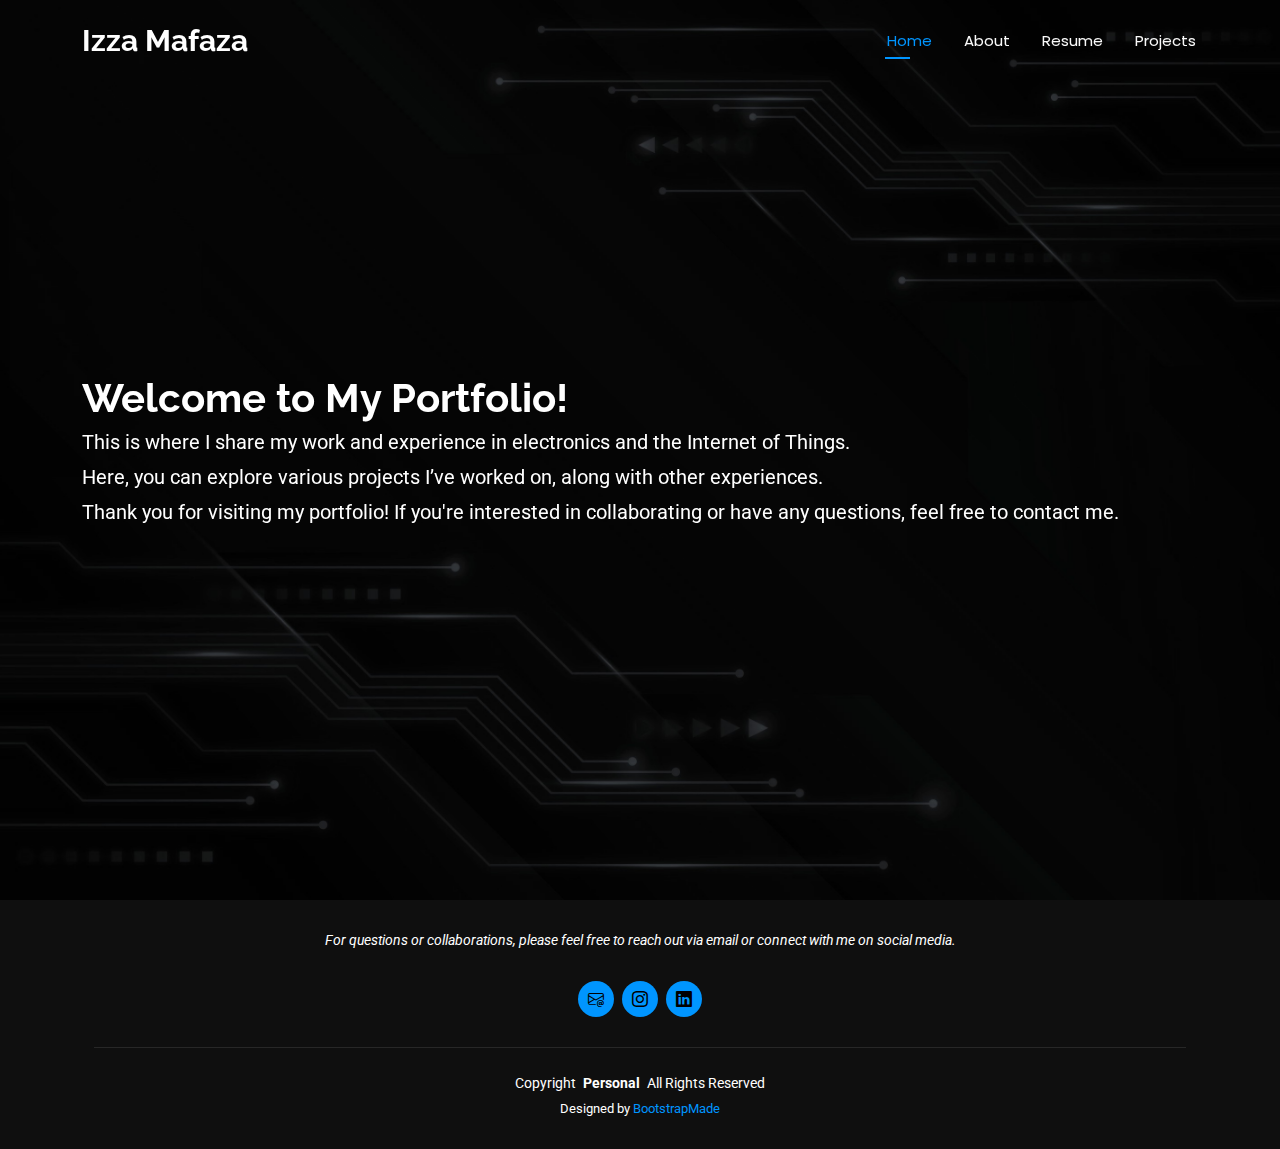
<file: index.html>
<!DOCTYPE html>
<html lang="en">

<head>
  <meta charset="utf-8">
  <meta content="width=device-width, initial-scale=1.0" name="viewport">
  <title>Portfolio Izza Mafaza</title>
  <meta name="description" content="">
  <meta name="keywords" content="">

  <!-- Favicons -->
  <link href="assets/img/favicon.png" rel="icon">

  <!-- Fonts -->
  <link href="https://fonts.googleapis.com" rel="preconnect">
  <link href="https://fonts.gstatic.com" rel="preconnect" crossorigin>
  <link href="https://fonts.googleapis.com/css2?family=Roboto:ital,wght@0,100;0,300;0,400;0,500;0,700;0,900;1,100;1,300;1,400;1,500;1,700;1,900&family=Poppins:ital,wght@0,100;0,200;0,300;0,400;0,500;0,600;0,700;0,800;0,900;1,100;1,200;1,300;1,400;1,500;1,600;1,700;1,800;1,900&family=Raleway:ital,wght@0,100;0,200;0,300;0,400;0,500;0,600;0,700;0,800;0,900;1,100;1,200;1,300;1,400;1,500;1,600;1,700;1,800;1,900&display=swap" rel="stylesheet">

  <!-- Vendor CSS Files -->
  <link href="assets/vendor/bootstrap/css/bootstrap.min.css" rel="stylesheet">
  <link href="assets/vendor/bootstrap-icons/bootstrap-icons.css" rel="stylesheet">
  <link href="assets/vendor/aos/aos.css" rel="stylesheet">
  <link href="assets/vendor/swiper/swiper-bundle.min.css" rel="stylesheet">
  <link href="assets/vendor/glightbox/css/glightbox.min.css" rel="stylesheet">

  <!-- Main CSS File -->
  <link href="assets/css/main.css" rel="stylesheet">

  <!-- =======================================================
  * Template Name: Personal
  * Template URL: https://bootstrapmade.com/personal-free-resume-bootstrap-template/
  * Updated: Nov 04 2024 with Bootstrap v5.3.3
  * Author: BootstrapMade.com
  * License: https://bootstrapmade.com/license/
  ======================================================== -->
</head>

<body class="index-page">

  <header id="header" class="header d-flex align-items-center fixed-top">
    <div class="container-fluid container-xl position-relative d-flex align-items-center justify-content-between">

      <a href="index.html" class="logo d-flex align-items-center">
        <!-- Uncomment the line below if you also wish to use an image logo -->
        <!-- <img src="assets/img/logo.png" alt=""> -->
        <h1 class="sitename">Izza Mafaza</h1>
      </a>

      <nav id="navmenu" class="navmenu">
        <ul>
          <li><a href="index.html" class="active">Home</a></li>
          <li><a href="about.html">About</a></li>
          <li><a href="resume.html">Resume</a></li>
          <li><a href="projects.html">Projects</a></li>
        </ul>
        <i class="mobile-nav-toggle d-xl-none bi bi-list"></i>
      </nav>

    </div>
  </header>

  <main class="main">

    <!-- Hero Section -->
    <section id="hero" class="hero section dark-background">

      <img src="assets/img/BG.jpg" alt="" data-aos="fade-in">

      <div class="container" data-aos="zoom-out" data-aos-delay="100">
        <h2 style="font-size: 40px;">Welcome to My Portfolio!</h2>
        <p style="font-size: 20px;">This is where I share my work and experience in electronics and the Internet of Things. 
        </p>
        <p style="font-size: 20px;">Here, you can explore various projects I’ve worked on, along with other experiences.
        </p>
        <p style="font-size: 20px;">Thank you for visiting my portfolio! If you're interested in collaborating or have any questions, feel free to contact me.</p>
      </div>

    </section><!-- /Hero Section -->

  </main>

  <footer id="footer" class="footer dark-background">
    <div class="container">
      <p>For questions or collaborations, please feel free to reach out via email or connect with me on social media.</p>
      <div class="social-links d-flex justify-content-center">
        <a href="mailto:izzamafaza@gmail.com"><i class="bi bi-envelope-at"></i></a>
        <a href="https://www.instagram.com/ez.mafaza/"><i class="bi bi-instagram"></i></a>
        <a href="https://www.linkedin.com/in/izza-mafaza/"><i class="bi bi-linkedin"></i></a>
      </div>
      <div class="container">
        <div class="copyright">
          <span>Copyright</span> <strong class="px-1 sitename">Personal</strong> <span>All Rights Reserved</span>
        </div>
        <div class="credits">
          <!-- All the links in the footer should remain intact. -->
          <!-- You can delete the links only if you've purchased the pro version. -->
          <!-- Licensing information: https://bootstrapmade.com/license/ -->
          <!-- Purchase the pro version with working PHP/AJAX contact form: [buy-url] -->
          Designed by <a href="https://bootstrapmade.com/">BootstrapMade</a>
        </div>
      </div>
    </div>
  </footer>

  <!-- Scroll Top -->
  <a href="#" id="scroll-top" class="scroll-top d-flex align-items-center justify-content-center"><i class="bi bi-arrow-up-short"></i></a>

  <!-- Preloader -->
  <div id="preloader"></div>

  <!-- Vendor JS Files -->
  <script src="assets/vendor/bootstrap/js/bootstrap.bundle.min.js"></script>
  <script src="assets/vendor/php-email-form/validate.js"></script>
  <script src="assets/vendor/aos/aos.js"></script>
  <script src="assets/vendor/typed.js/typed.umd.js"></script>
  <script src="assets/vendor/purecounter/purecounter_vanilla.js"></script>
  <script src="assets/vendor/waypoints/noframework.waypoints.js"></script>
  <script src="assets/vendor/swiper/swiper-bundle.min.js"></script>
  <script src="assets/vendor/glightbox/js/glightbox.min.js"></script>
  <script src="assets/vendor/imagesloaded/imagesloaded.pkgd.min.js"></script>
  <script src="assets/vendor/isotope-layout/isotope.pkgd.min.js"></script>

  <!-- Main JS File -->
  <script src="assets/js/main.js"></script>

</body>

</html>
</file>
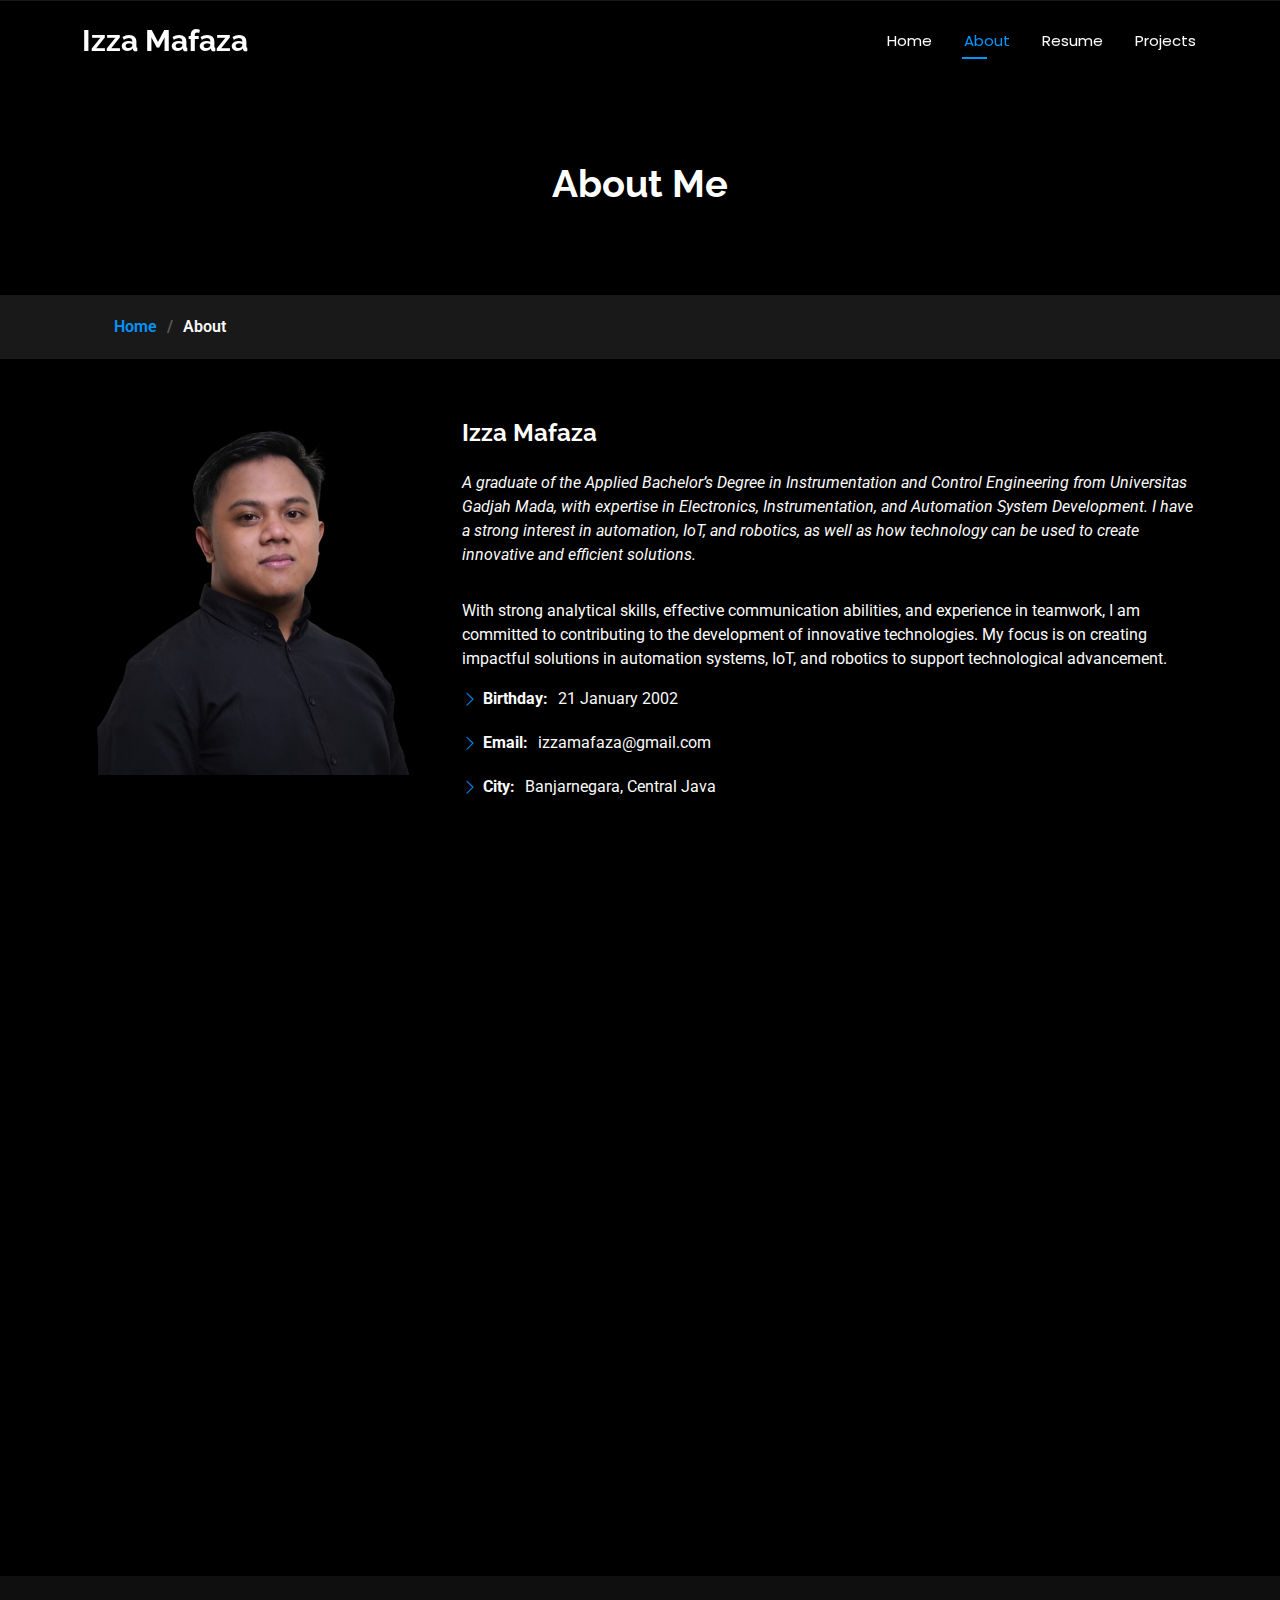
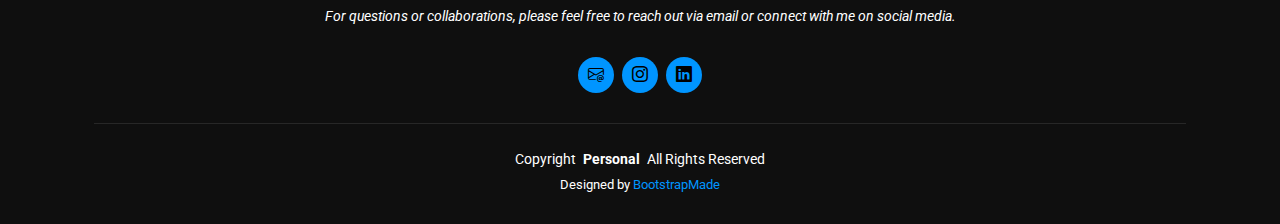
<file: about.html>
<!DOCTYPE html>
<html lang="en">

<head>
  <meta charset="utf-8">
  <meta content="width=device-width, initial-scale=1.0" name="viewport">
  <title>About Me - Portfolio Izza Mafaza</title>
  <meta name="description" content="">
  <meta name="keywords" content="">

  <!-- Favicons -->
  <link href="assets/img/favicon.png" rel="icon">

  <!-- Fonts -->
  <link href="https://fonts.googleapis.com" rel="preconnect">
  <link href="https://fonts.gstatic.com" rel="preconnect" crossorigin>
  <link href="https://fonts.googleapis.com/css2?family=Roboto:ital,wght@0,100;0,300;0,400;0,500;0,700;0,900;1,100;1,300;1,400;1,500;1,700;1,900&family=Poppins:ital,wght@0,100;0,200;0,300;0,400;0,500;0,600;0,700;0,800;0,900;1,100;1,200;1,300;1,400;1,500;1,600;1,700;1,800;1,900&family=Raleway:ital,wght@0,100;0,200;0,300;0,400;0,500;0,600;0,700;0,800;0,900;1,100;1,200;1,300;1,400;1,500;1,600;1,700;1,800;1,900&display=swap" rel="stylesheet">

  <!-- Vendor CSS Files -->
  <link href="assets/vendor/bootstrap/css/bootstrap.min.css" rel="stylesheet">
  <link href="assets/vendor/bootstrap-icons/bootstrap-icons.css" rel="stylesheet">
  <link href="assets/vendor/aos/aos.css" rel="stylesheet">
  <link href="assets/vendor/swiper/swiper-bundle.min.css" rel="stylesheet">
  <link href="assets/vendor/glightbox/css/glightbox.min.css" rel="stylesheet">

  <!-- Main CSS File -->
  <link href="assets/css/main.css" rel="stylesheet">

  <!-- =======================================================
  * Template Name: Personal
  * Template URL: https://bootstrapmade.com/personal-free-resume-bootstrap-template/
  * Updated: Nov 04 2024 with Bootstrap v5.3.3
  * Author: BootstrapMade.com
  * License: https://bootstrapmade.com/license/
  ======================================================== -->
</head>

<body class="about-page">

  <header id="header" class="header d-flex align-items-center fixed-top">
    <div class="container-fluid container-xl position-relative d-flex align-items-center justify-content-between">

      <a href="index.html" class="logo d-flex align-items-center">
        <!-- Uncomment the line below if you also wish to use an image logo -->
        <!-- <img src="assets/img/logo.png" alt=""> -->
        <h1 class="sitename">Izza Mafaza</h1>
      </a>

      <nav id="navmenu" class="navmenu">
        <ul>
          <li><a href="index.html">Home</a></li>
          <li><a href="about.html" class="active">About</a></li>
          <li><a href="resume.html">Resume</a></li>
          <li><a href="projects.html">Projects</a></li>
        </ul>
        <i class="mobile-nav-toggle d-xl-none bi bi-list"></i>
      </nav>

    </div>
  </header>

  <main class="main">

    <!-- Page Title -->
    <div class="page-title" data-aos="fade">
      <div class="heading">
        <div class="container">
          <div class="row d-flex justify-content-center text-center">
            <div class="col-lg-8">
              <h1>About Me</h1>
            </div>
          </div>
        </div>
      </div>
      <nav class="breadcrumbs">
        <div class="container">
          <ol>
            <li><a href="index.html">Home</a></li>
            <li class="current">About</li>
          </ol>
        </div>
      </nav>
    </div><!-- End Page Title -->

    <!-- About Section -->
    <section id="about" class="about section">

      <div class="container" data-aos="fade-up" data-aos-delay="100">

        <div class="row gy-4 justify-content-center">
          <div class="col-lg-4">
            <img src="assets/img/Izza Mafaza2.png" class="img-fluid" alt="">
          </div>
          <div class="col-lg-8 content">
            <h2>Izza Mafaza</h2>
            <p class="fst-italic py-3">
              A graduate of the Applied Bachelor’s Degree in Instrumentation and Control Engineering 
              from Universitas Gadjah Mada, with expertise in Electronics, Instrumentation, and Automation
              System Development. I have a strong interest in automation, IoT, and robotics, as well as 
              how technology can be used to create innovative and efficient solutions.
            </p>
            <p>
              With strong analytical skills, effective communication abilities, and experience in 
              teamwork, I am committed to contributing to the development of innovative technologies. 
              My focus is on creating impactful solutions in automation systems, IoT, and robotics to 
              support technological advancement.
            </p>
            <div class="row">
              <div class="col-lg-6">
                <ul>
                  <li><i class="bi bi-chevron-right"></i> <strong>Birthday:</strong> <span>21 January 2002</span></li>
                  <li><i class="bi bi-chevron-right"></i> <strong>Email:</strong> <span>izzamafaza@gmail.com</span></li>
                  <li><i class="bi bi-chevron-right"></i> <strong>City:</strong> <span>Banjarnegara, Central Java</span></li>
                </ul>
              </div>
            </div>
          </div>
        </div>

      </div>

    </section><!-- /About Section -->

    <!-- Skills Section -->
    <section id="skills" class="about section">

      <!-- Section Title -->
      <div class="container section-title" data-aos="fade-up">
        <h2>Skills</h2>
        <div><span>My</span> <span class="description-title">Skills</span></div>
      </div><!-- End Section Title -->
      
      <div class="container" data-aos="fade-up" data-aos-delay="100">

        <div class="row gy-4 justify-content-left">
          <div class="col-lg-8 content">
            <h2>Soft Skills</h2>
            <div class="row">
              <div class="col-lg-6">
                <ul>
                  <li><i class="bi bi-chevron-right"></i> <strong>Leadership</strong></li>
                  <li><i class="bi bi-chevron-right"></i> <strong>Problem Solving</strong></li>
                  <li><i class="bi bi-chevron-right"></i> <strong>Time and Project Management</strong> </li>
                  <li><i class="bi bi-chevron-right"></i> <strong>Teamwork</strong> </li>
                </ul>
              </div>
              <div class="col-lg-6">
                <ul>
                  <li><i class="bi bi-chevron-right"></i> <strong>Communication</strong></li>
                  <li><i class="bi bi-chevron-right"></i> <strong>Fast Learning Ability</strong></li>
                  <li><i class="bi bi-chevron-right"></i> <strong>Adaptability</strong></li>
                </ul>
              </div>
            </div>
          </div>
        </div>

      </div>

      <p><b></b></p>

      <div class="container" data-aos="fade-up" data-aos-delay="100">

        <div class="row gy-4 justify-content-left">
          <div class="col-lg-8 content">
            <h2>Hard Skills</h2>
            <div class="row">
              <div class="col-lg-6">
                <ul>
                  <li><i class="bi bi-chevron-right"></i> <strong>Electronics design (Schematics & PCB)</strong></li>
                  <li><i class="bi bi-chevron-right"></i> <strong>Electronic Troubleshooting</strong></li>
                  <li><i class="bi bi-chevron-right"></i> <strong>3D Design</strong> </li>
                  <li><i class="bi bi-chevron-right"></i> <strong>Wiring and Soldering Electronic Components</strong> </li>
                </ul>
              </div>
              <div class="col-lg-6">
                <ul>
                  <li><i class="bi bi-chevron-right"></i> <strong>Wiring and PLC Programming (Omron)</strong></li>
                  <li><i class="bi bi-chevron-right"></i> <strong>C/C++ Language Programming</strong></li>
                  <li><i class="bi bi-chevron-right"></i> <strong>Internet of Things (ESP32, MQTT, HTTP, GSM, GPS, WiFi)</strong></li>
                  <li><i class="bi bi-chevron-right"></i> <strong>Web Programming (HTML, CSS, JavaScript)</strong></li>
                </ul>
              </div>
            </div>
          </div>
        </div>

      </div>

    </section><!-- /Skills Section -->

  </main>

  <footer id="footer" class="footer dark-background">
    <div class="container">
      <p>For questions or collaborations, please feel free to reach out via email or connect with me on social media.</p>
      <div class="social-links d-flex justify-content-center">
        <a href="mailto:izzamafaza@gmail.com"><i class="bi bi-envelope-at"></i></a>
        <a href="https://www.instagram.com/ez.mafaza/"><i class="bi bi-instagram"></i></a>
        <a href="https://www.linkedin.com/in/izza-mafaza/"><i class="bi bi-linkedin"></i></a>
      </div>
      <div class="container">
        <div class="copyright">
          <span>Copyright</span> <strong class="px-1 sitename">Personal</strong> <span>All Rights Reserved</span>
        </div>
        <div class="credits">
          <!-- All the links in the footer should remain intact. -->
          <!-- You can delete the links only if you've purchased the pro version. -->
          <!-- Licensing information: https://bootstrapmade.com/license/ -->
          <!-- Purchase the pro version with working PHP/AJAX contact form: [buy-url] -->
          Designed by <a href="https://bootstrapmade.com/">BootstrapMade</a>
        </div>
      </div>
    </div>
  </footer>

  <!-- Scroll Top -->
  <a href="#" id="scroll-top" class="scroll-top d-flex align-items-center justify-content-center"><i class="bi bi-arrow-up-short"></i></a>

  <!-- Preloader -->
  <div id="preloader"></div>

  <!-- Vendor JS Files -->
  <script src="assets/vendor/bootstrap/js/bootstrap.bundle.min.js"></script>
  <script src="assets/vendor/php-email-form/validate.js"></script>
  <script src="assets/vendor/aos/aos.js"></script>
  <script src="assets/vendor/typed.js/typed.umd.js"></script>
  <script src="assets/vendor/purecounter/purecounter_vanilla.js"></script>
  <script src="assets/vendor/waypoints/noframework.waypoints.js"></script>
  <script src="assets/vendor/swiper/swiper-bundle.min.js"></script>
  <script src="assets/vendor/glightbox/js/glightbox.min.js"></script>
  <script src="assets/vendor/imagesloaded/imagesloaded.pkgd.min.js"></script>
  <script src="assets/vendor/isotope-layout/isotope.pkgd.min.js"></script>

  <!-- Main JS File -->
  <script src="assets/js/main.js"></script>

</body>

</html>
</file>
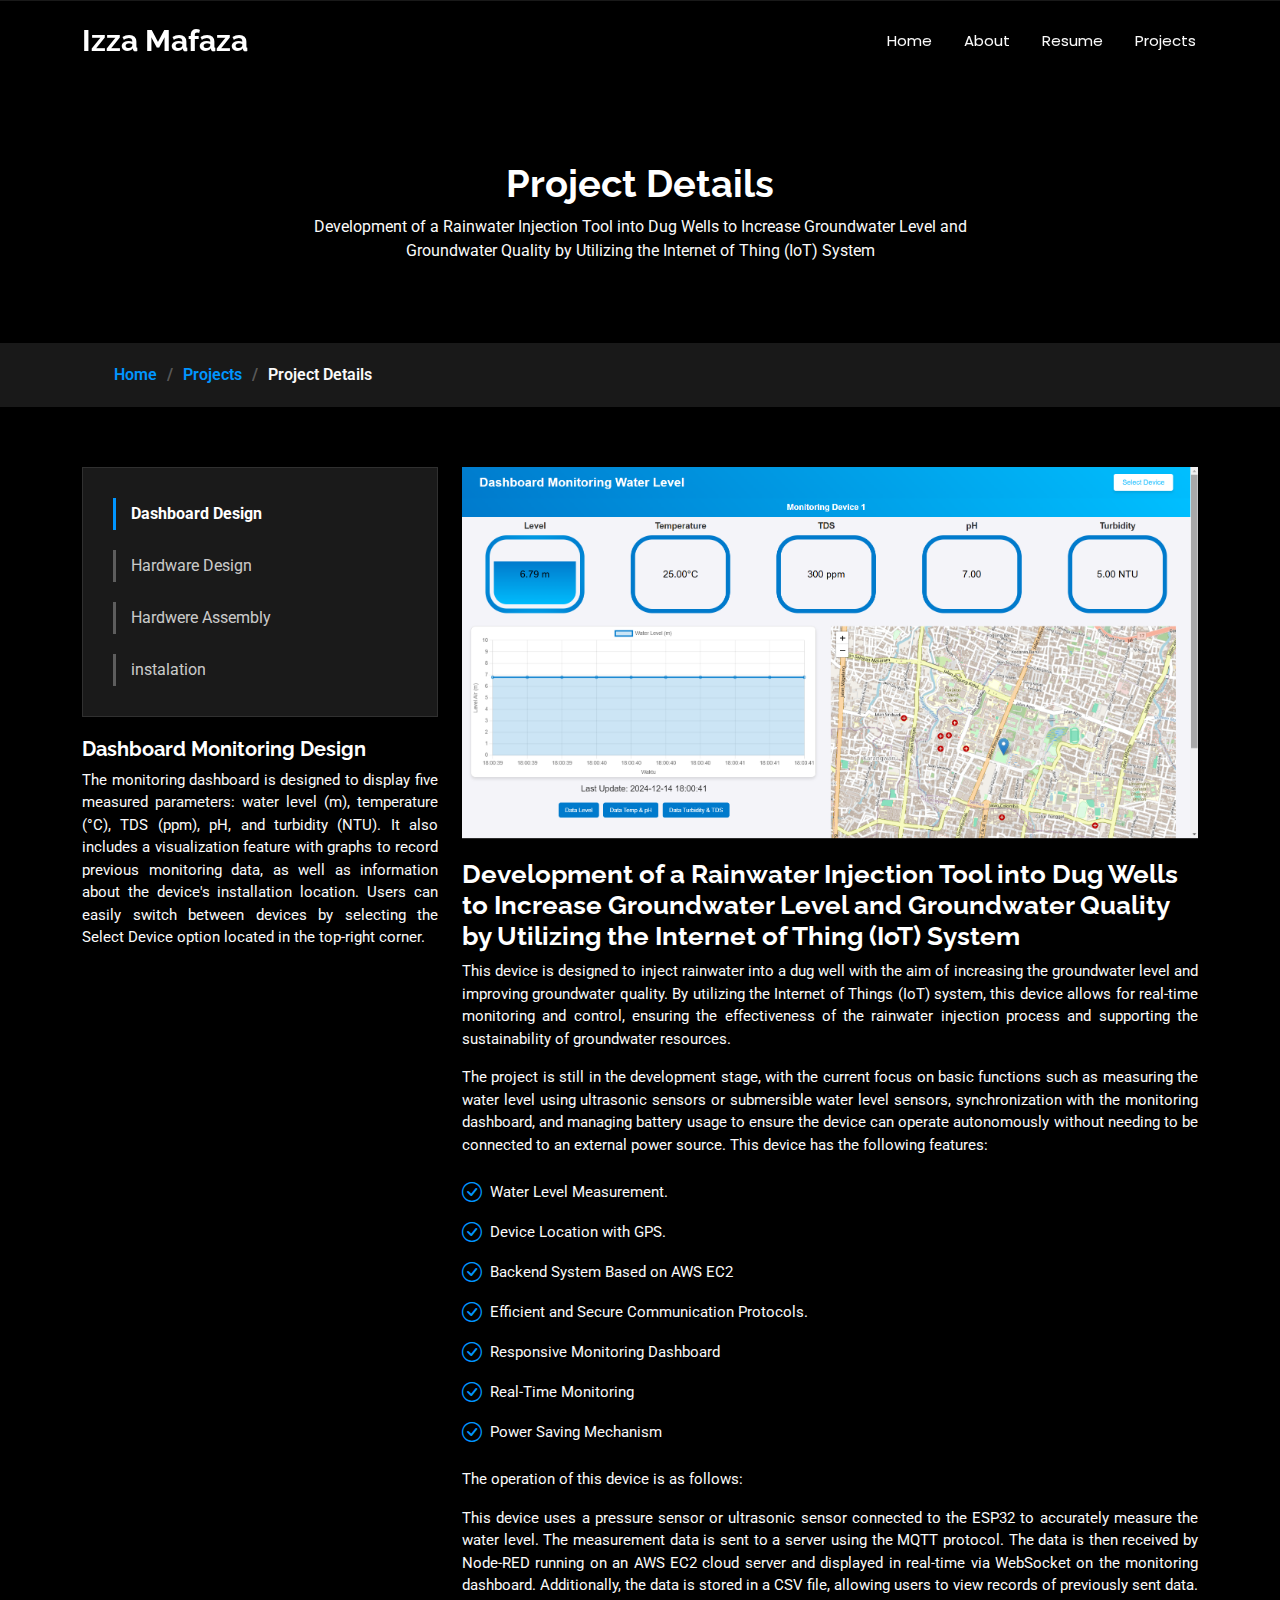
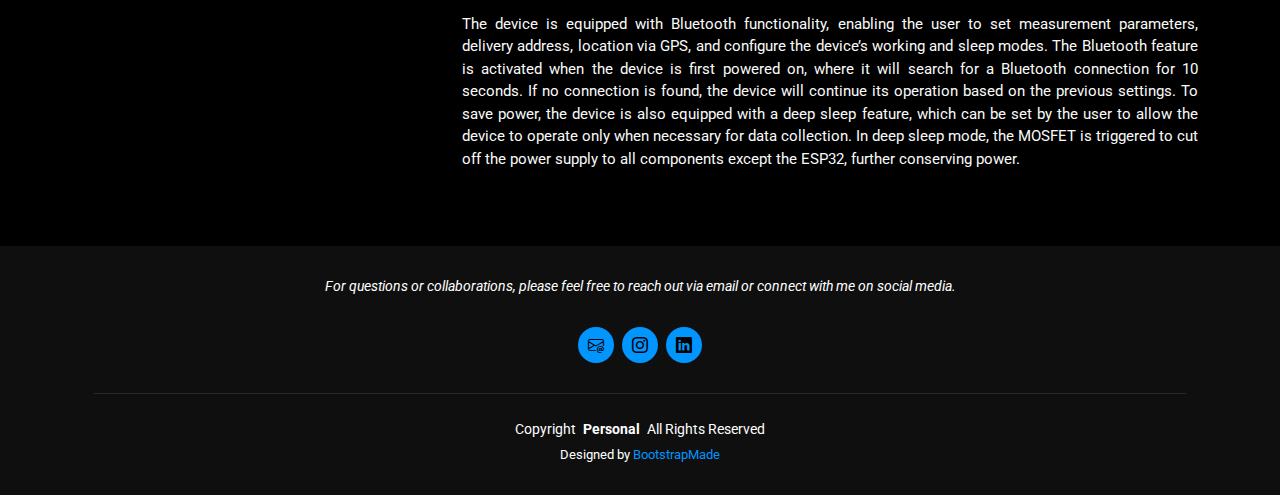
<file: project-no1.html>
<!DOCTYPE html>
<html lang="en">

<head>
  <meta charset="utf-8">
  <meta content="width=device-width, initial-scale=1.0" name="viewport">
  <title>Project Details - Portfolio Izza Mafaza</title>
  <meta name="description" content="">
  <meta name="keywords" content="">

  <!-- Favicons -->
  <link href="assets/img/favicon.png" rel="icon">

  <!-- Fonts -->
  <link href="https://fonts.googleapis.com" rel="preconnect">
  <link href="https://fonts.gstatic.com" rel="preconnect" crossorigin>
  <link href="https://fonts.googleapis.com/css2?family=Roboto:ital,wght@0,100;0,300;0,400;0,500;0,700;0,900;1,100;1,300;1,400;1,500;1,700;1,900&family=Poppins:ital,wght@0,100;0,200;0,300;0,400;0,500;0,600;0,700;0,800;0,900;1,100;1,200;1,300;1,400;1,500;1,600;1,700;1,800;1,900&family=Raleway:ital,wght@0,100;0,200;0,300;0,400;0,500;0,600;0,700;0,800;0,900;1,100;1,200;1,300;1,400;1,500;1,600;1,700;1,800;1,900&display=swap" rel="stylesheet">

  <!-- Vendor CSS Files -->
  <link href="assets/vendor/bootstrap/css/bootstrap.min.css" rel="stylesheet">
  <link href="assets/vendor/bootstrap-icons/bootstrap-icons.css" rel="stylesheet">
  <link href="assets/vendor/aos/aos.css" rel="stylesheet">
  <link href="assets/vendor/swiper/swiper-bundle.min.css" rel="stylesheet">
  <link href="assets/vendor/glightbox/css/glightbox.min.css" rel="stylesheet">

  <!-- Main CSS File -->
  <link href="assets/css/main.css" rel="stylesheet">

  <!-- =======================================================
  * Template Name: Personal
  * Template URL: https://bootstrapmade.com/personal-free-resume-bootstrap-template/
  * Updated: Nov 04 2024 with Bootstrap v5.3.3
  * Author: BootstrapMade.com
  * License: https://bootstrapmade.com/license/
  ======================================================== -->
</head>

<body class="service-details-page">

  <header id="header" class="header d-flex align-items-center fixed-top">
    <div class="container-fluid container-xl position-relative d-flex align-items-center justify-content-between">

      <a href="index.html" class="logo d-flex align-items-center">
        <!-- Uncomment the line below if you also wish to use an image logo -->
        <!-- <img src="assets/img/logo.png" alt=""> -->
        <h1 class="sitename">Izza Mafaza</h1>
      </a>

      <nav id="navmenu" class="navmenu">
        <ul>
          <li><a href="index.html">Home</a></li>
          <li><a href="about.html">About</a></li>
          <li><a href="resume.html">Resume</a></li>
          <li><a href="projects.html">Projects</a></li>
        </ul>
        <i class="mobile-nav-toggle d-xl-none bi bi-list"></i>
      </nav>

    </div>
  </header>

  <main class="main">

    <!-- Page Title -->
    <div class="page-title" data-aos="fade">
      <div class="heading">
        <div class="container">
          <div class="row d-flex justify-content-center text-center">
            <div class="col-lg-8">
              <h1>Project Details</h1>
              <p class="mb-0">Development of a Rainwater Injection Tool into Dug Wells to Increase Groundwater Level and Groundwater Quality by Utilizing the Internet of Thing (IoT) System</p>
            </div>
          </div>
        </div>
      </div>
      <nav class="breadcrumbs">
        <div class="container">
          <ol>
            <li><a href="index.html">Home</a></li>
            <li><a href="projects.html">Projects</a></li>
            <li class="current">Project Details</li>
          </ol>
        </div>
      </nav>
    </div><!-- End Page Title -->

    <!-- Service Details Section -->
    <section id="service-details" class="service-details section">
      <div class="container">
        <div class="row gy-4">
          <div class="col-lg-4" data-aos="fade-up" data-aos-delay="100">
            <div class="services-list">
              <a href="#" id="service-dashboard" class="active">Dashboard Design</a>
              <a href="#" id="service-design">Hardware Design</a>
              <a href="#" id="service-product">Hardwere Assembly</a>
              <a href="#" id="service-instalation">instalation</a>
            </div>

            <div id="title-dashboard" class="service-title">
              <h4>Dashboard Monitoring Design</h4>
              <p class="justify-text">The monitoring dashboard is designed to display five measured parameters: water level (m), temperature (°C), TDS (ppm), pH, and turbidity (NTU). It also includes a visualization feature with graphs to record previous monitoring data, as well as information about the device's installation location. Users can easily switch between devices by selecting the Select Device option located in the top-right corner.</p>
            </div>
            <div id="title-design" class="service-title" style="display: none;">
              <h4>Hardware (PCB) Design</h4>
              <p class="justify-text">The electronic PCB design for this device was created using KiCad software. The device uses the ESP32 WROOM microcontroller as the main system controller. Additionally, a GPS module is included to determine the device's installation location, while a GSM module is used to transmit measurement data to the dashboard without requiring a Wi-Fi connection. The PCB design is built to support the use of two types of sensors: an ultrasonic sensor and a pressure sensor (submersible water level sensor), each capable of accurately measuring water surface levels.</p>
            </div>
            <div id="title-product" class="service-title" style="display: none;">
              <h4>Hardware Assembly</h4>
              <p class="justify-text">This is the result of the wiring for the electronic circuit. The device with the larger box is used for the water pressure sensor (submersible water level sensor), while the device with the smaller box is used for the ultrasonic sensor.</p>
            </div>
            <div id="title-instalation" class="service-title" style="display: none;">
              <h4>Installation in The Well</h4>
              <p class="justify-text">This is an example of installation using a water pressure sensor (submersible water level sensor). The sensor will be submerged to the bottom of the well, while the other device will be placed on top, outside the well.</p>
            </div>

          </div>

          <div class="col-lg-8" data-aos="fade-up" data-aos-delay="200">
            <div id="content-dashboard" class="service-content">
              <img src="assets/img/portfolio/pro-1.png" alt="Dashboard Design" class="img-fluid services-img">
            </div>
            <div id="content-design" class="service-content" style="display: none;">
              <img src="assets/img/portfolio/design.png.jpg" alt="Hardware Design" class="img-fluid services-img">
            </div>
            <div id="content-product" class="service-content" style="display: none;">
              <img src="assets/img/portfolio/assembly.jpg" alt="Product Management" class="img-fluid services-img">
            </div>
            <div id="content-instalation" class="service-content" style="display: none;">
              <img src="assets/img/portfolio/Instal.jpg" alt="Graphic Design" class="img-fluid services-img">
            </div>

            <h3>Development of a Rainwater Injection Tool into Dug Wells to Increase Groundwater Level and Groundwater Quality by Utilizing the Internet of Thing (IoT) System</h3>
            <p class="justify-text">
              This device is designed to inject rainwater into a dug well with the aim of increasing the groundwater level and improving groundwater quality. By utilizing the Internet of Things (IoT) system, this device allows for real-time monitoring and control, ensuring the effectiveness of the rainwater injection process and supporting the sustainability of groundwater resources.
            </p>
            <p class="justify-text">
              The project is still in the development stage, with the current focus on basic functions such as measuring the water level using ultrasonic sensors or submersible water level sensors, synchronization with the monitoring dashboard, and managing battery usage to ensure the device can operate autonomously without needing to be connected to an external power source.
              This device has the following features:
            </p>
            <ul>
              <li><i class="bi bi-check-circle"></i> <span>Water Level Measurement.</span></li>
              <li><i class="bi bi-check-circle"></i> <span>Device Location with GPS.</span></li>
              <li><i class="bi bi-check-circle"></i> <span>Backend System Based on AWS EC2</span></li>
              <li><i class="bi bi-check-circle"></i> <span>Efficient and Secure Communication Protocols.</span></li>
              <li><i class="bi bi-check-circle"></i> <span>Responsive Monitoring Dashboard</span></li>
              <li><i class="bi bi-check-circle"></i> <span>Real-Time Monitoring</span></li>
              <li><i class="bi bi-check-circle"></i> <span>Power Saving Mechanism</span></li>
              
            </ul>
            <p class="justify-text">
              The operation of this device is as follows:
            </p>
            <p class="justify-text">
              This device uses a pressure sensor or ultrasonic sensor connected to the ESP32 to accurately measure the water level. The measurement data is sent to a server using the MQTT protocol. The data is then received by Node-RED running on an AWS EC2 cloud server and displayed in real-time via WebSocket on the monitoring dashboard. Additionally, the data is stored in a CSV file, allowing users to view records of previously sent data.
            </p>
            <p class="justify-text">
              The device is equipped with Bluetooth functionality, enabling the user to set measurement parameters, delivery address, location via GPS, and configure the device’s working and sleep modes. The Bluetooth feature is activated when the device is first powered on, where it will search for a Bluetooth connection for 10 seconds. If no connection is found, the device will continue its operation based on the previous settings. To save power, the device is also equipped with a deep sleep feature, which can be set by the user to allow the device to operate only when necessary for data collection. In deep sleep mode, the MOSFET is triggered to cut off the power supply to all components except the ESP32, further conserving power.
            </p>
          </div>

        </div>

      </div>

    </section><!-- /Service Details Section -->

  </main>

  <footer id="footer" class="footer dark-background">
    <div class="container">
      <p>For questions or collaborations, please feel free to reach out via email or connect with me on social media.</p>
      <div class="social-links d-flex justify-content-center">
        <a href="mailto:izzamafaza@gmail.com"><i class="bi bi-envelope-at"></i></a>
        <a href="https://www.instagram.com/ez.mafaza/"><i class="bi bi-instagram"></i></a>
        <a href="https://www.linkedin.com/in/izza-mafaza/"><i class="bi bi-linkedin"></i></a>
      </div>
      <div class="container">
        <div class="copyright">
          <span>Copyright</span> <strong class="px-1 sitename">Personal</strong> <span>All Rights Reserved</span>
        </div>
        <div class="credits">
          <!-- All the links in the footer should remain intact. -->
          <!-- You can delete the links only if you've purchased the pro version. -->
          <!-- Licensing information: https://bootstrapmade.com/license/ -->
          <!-- Purchase the pro version with working PHP/AJAX contact form: [buy-url] -->
          Designed by <a href="https://bootstrapmade.com/">BootstrapMade</a>
        </div>
      </div>
    </div>
  </footer>

  <!-- Scroll Top -->
  <a href="#" id="scroll-top" class="scroll-top d-flex align-items-center justify-content-center"><i class="bi bi-arrow-up-short"></i></a>

  <!-- Preloader -->
  <div id="preloader"></div>

  <!-- Vendor JS Files -->
  <script src="assets/vendor/bootstrap/js/bootstrap.bundle.min.js"></script>
  <script src="assets/vendor/php-email-form/validate.js"></script>
  <script src="assets/vendor/aos/aos.js"></script>
  <script src="assets/vendor/typed.js/typed.umd.js"></script>
  <script src="assets/vendor/purecounter/purecounter_vanilla.js"></script>
  <script src="assets/vendor/waypoints/noframework.waypoints.js"></script>
  <script src="assets/vendor/swiper/swiper-bundle.min.js"></script>
  <script src="assets/vendor/glightbox/js/glightbox.min.js"></script>
  <script src="assets/vendor/imagesloaded/imagesloaded.pkgd.min.js"></script>
  <script src="assets/vendor/isotope-layout/isotope.pkgd.min.js"></script>

  <!-- Main JS File -->
  <script src="assets/js/main.js"></script>

</body>

</html>
</file>
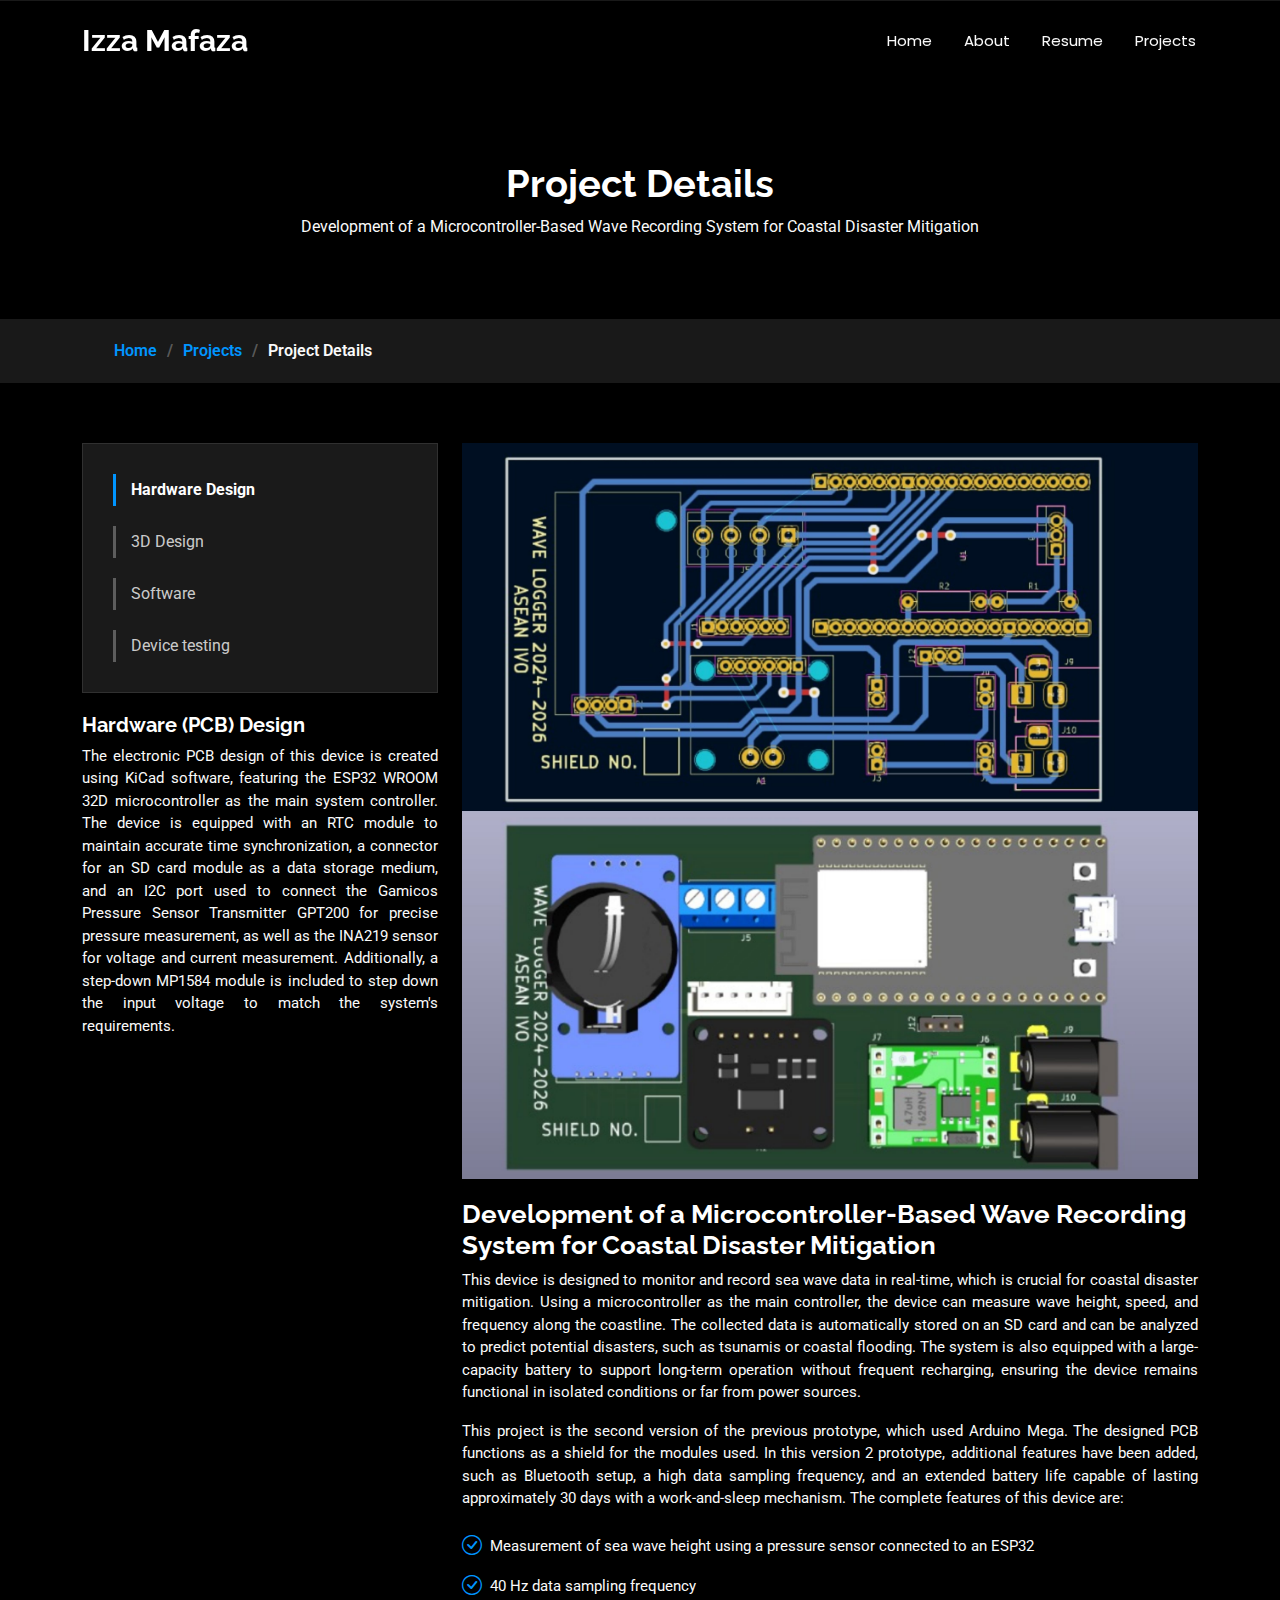
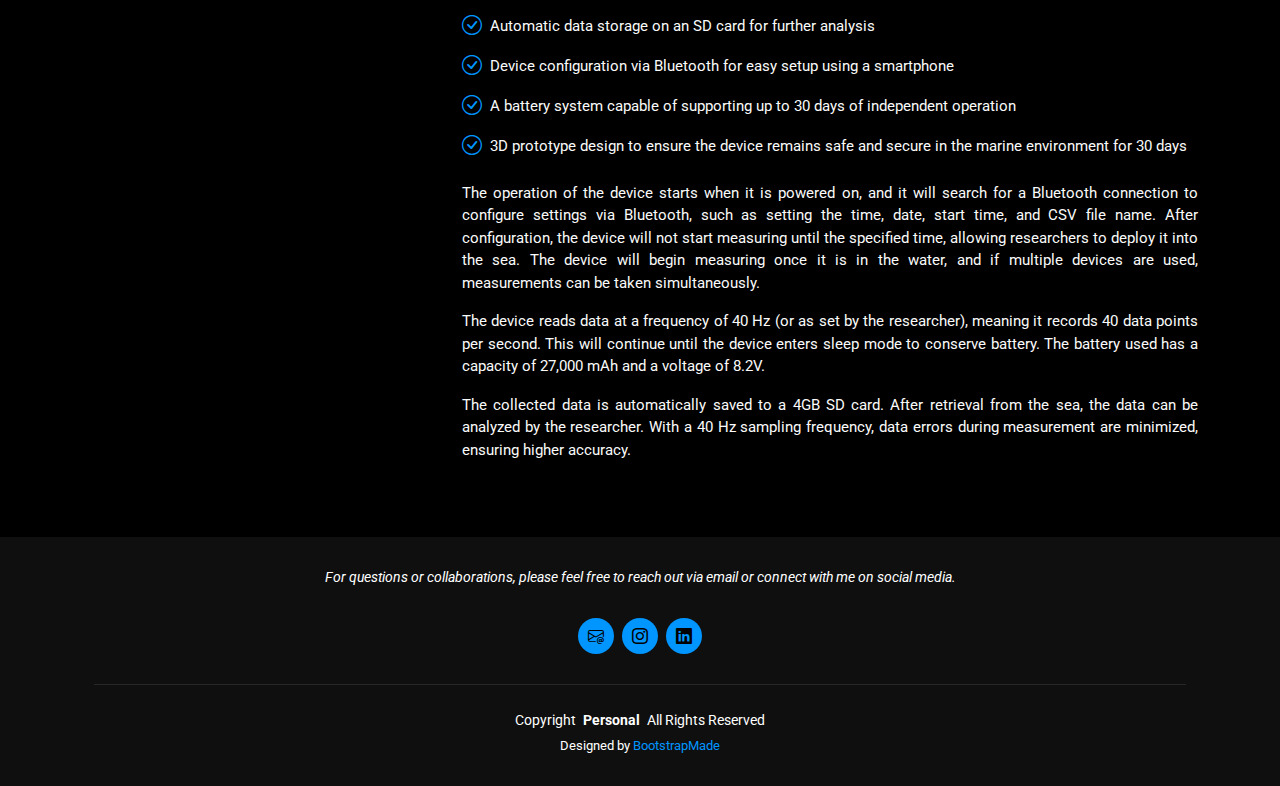
<file: project-no2.html>
<!DOCTYPE html>
<html lang="en">

<head>
  <meta charset="utf-8">
  <meta content="width=device-width, initial-scale=1.0" name="viewport">
  <title>Project Details - Portfolio Izza Mafaza</title>
  <meta name="description" content="">
  <meta name="keywords" content="">

  <!-- Favicons -->
  <link href="assets/img/favicon.png" rel="icon">

  <!-- Fonts -->
  <link href="https://fonts.googleapis.com" rel="preconnect">
  <link href="https://fonts.gstatic.com" rel="preconnect" crossorigin>
  <link href="https://fonts.googleapis.com/css2?family=Roboto:ital,wght@0,100;0,300;0,400;0,500;0,700;0,900;1,100;1,300;1,400;1,500;1,700;1,900&family=Poppins:ital,wght@0,100;0,200;0,300;0,400;0,500;0,600;0,700;0,800;0,900;1,100;1,200;1,300;1,400;1,500;1,600;1,700;1,800;1,900&family=Raleway:ital,wght@0,100;0,200;0,300;0,400;0,500;0,600;0,700;0,800;0,900;1,100;1,200;1,300;1,400;1,500;1,600;1,700;1,800;1,900&display=swap" rel="stylesheet">

  <!-- Vendor CSS Files -->
  <link href="assets/vendor/bootstrap/css/bootstrap.min.css" rel="stylesheet">
  <link href="assets/vendor/bootstrap-icons/bootstrap-icons.css" rel="stylesheet">
  <link href="assets/vendor/aos/aos.css" rel="stylesheet">
  <link href="assets/vendor/swiper/swiper-bundle.min.css" rel="stylesheet">
  <link href="assets/vendor/glightbox/css/glightbox.min.css" rel="stylesheet">

  <!-- Main CSS File -->
  <link href="assets/css/main.css" rel="stylesheet">

  <!-- =======================================================
  * Template Name: Personal
  * Template URL: https://bootstrapmade.com/personal-free-resume-bootstrap-template/
  * Updated: Nov 04 2024 with Bootstrap v5.3.3
  * Author: BootstrapMade.com
  * License: https://bootstrapmade.com/license/
  ======================================================== -->
</head>

<body class="service-details-page">

  <header id="header" class="header d-flex align-items-center fixed-top">
    <div class="container-fluid container-xl position-relative d-flex align-items-center justify-content-between">

      <a href="index.html" class="logo d-flex align-items-center">
        <!-- Uncomment the line below if you also wish to use an image logo -->
        <!-- <img src="assets/img/logo.png" alt=""> -->
        <h1 class="sitename">Izza Mafaza</h1>
      </a>

      <nav id="navmenu" class="navmenu">
        <ul>
          <li><a href="index.html">Home</a></li>
          <li><a href="about.html">About</a></li>
          <li><a href="resume.html">Resume</a></li>
          <li><a href="projects.html">Projects</a></li>
        </ul>
        <i class="mobile-nav-toggle d-xl-none bi bi-list"></i>
      </nav>

    </div>
  </header>

  <main class="main">

    <!-- Page Title -->
    <div class="page-title" data-aos="fade">
      <div class="heading">
        <div class="container">
          <div class="row d-flex justify-content-center text-center">
            <div class="col-lg-8">
              <h1>Project Details</h1>
              <p class="mb-0">Development of a Microcontroller-Based Wave Recording System for Coastal Disaster Mitigation</p>
            </div>
          </div>
        </div>
      </div>
      <nav class="breadcrumbs">
        <div class="container">
          <ol>
            <li><a href="index.html">Home</a></li>
            <li><a href="projects.html">Projects</a></li>
            <li class="current">Project Details</li>
          </ol>
        </div>
      </nav>
    </div><!-- End Page Title -->

    <!-- Service Details Section -->
    <section id="service-details" class="service-details section">
      <div class="container">
        <div class="row gy-4">
          <div class="col-lg-4" data-aos="fade-up" data-aos-delay="100">
            <div class="services-list">
              <a href="#" id="service-design" class="active">Hardware Design</a>
              <a href="#" id="service-3d">3D Design</a>
              <a href="#" id="service-software">Software</a>
              <a href="#" id="service-testing">Device testing</a>

            </div>

            <div id="title-design" class="service-title">
              <h4>Hardware (PCB) Design</h4>
              <p class="justify-text">The electronic PCB design of this device is created using KiCad software, featuring the ESP32 WROOM 32D microcontroller as the main system controller. The device is equipped with an RTC module to maintain accurate time synchronization, a connector for an SD card module as a data storage medium, and an I2C port used to connect the Gamicos Pressure Sensor Transmitter GPT200 for precise pressure measurement, as well as the INA219 sensor for voltage and current measurement. Additionally, a step-down MP1584 module is included to step down the input voltage to match the system's requirements.</p>
            </div>
            <div id="title-3d" class="service-title" style="display: none;">
              <h4>3D Design</h4>
              <p class="justify-text">This is a 3D design for the inner and outer casing of the device. The casing is designed to withstand prolonged exposure to seawater during wave data collection. The inner casing serves to protect and secure the board and battery in place, while the outer casing provides protection for all components from seawater.</p>
            </div>
            <div id="title-software" class="service-title" style="display: none;">
              <h4>Bluetooth Setup</h4>
              <p class="justify-text">This is the display of the Serial Bluetooth software during the device setup before operation. The available settings include: configuring the time and date, setting the data collection frequency, specifying the start time and date for data collection after the device is powered on, setting the operational and sleep duration, and naming the CSV file for saving data to the SD card.</p>
            </div>
            <div id="title-testing" class="service-title" style="display: none;">
              <h4>Device testing</h4>
              <p class="justify-text">
                The testing process of this device is conducted through a simulation using a wave flume, where a glass tank generates waves with a height that can be adjusted by the tester. During this process, the device and sensors are tested for data accuracy, which is then verified with a standard sensor.</p>
            </div>

          </div>

          <div class="col-lg-8" data-aos="fade-up" data-aos-delay="200">
            <div id="content-design" class="service-content">
              <img src="assets/img/portfolio/design-2.jpg" alt="Dashboard Design" class="img-fluid services-img">
            </div>
            <div id="content-3d" class="service-content" style="display: none;">
              <img src="assets/img/portfolio/3D.jpg" alt="Product Management" class="img-fluid services-img">
            </div>
            <div id="content-software" class="service-content" style="display: none;">
              <img src="assets/img/portfolio/blue-1.jpg" alt="Graphic Design" class="img-fluid services-img">
            </div>
            <div id="content-testing" class="service-content" style="display: none;">
              <img src="assets/img/portfolio/testing.jpg" alt="Graphic Design" class="img-fluid services-img">
            </div>

            <h3>Development of a Microcontroller-Based Wave Recording System for Coastal Disaster Mitigation</h3>
            <p class="justify-text">
              This device is designed to monitor and record sea wave data in real-time, which is crucial for coastal disaster mitigation. Using a microcontroller as the main controller, the device can measure wave height, speed, and frequency along the coastline. The collected data is automatically stored on an SD card and can be analyzed to predict potential disasters, such as tsunamis or coastal flooding. The system is also equipped with a large-capacity battery to support long-term operation without frequent recharging, ensuring the device remains functional in isolated conditions or far from power sources.
            </p>
            <p class="justify-text">
              This project is the second version of the previous prototype, which used Arduino Mega. The designed PCB functions as a shield for the modules used. In this version 2 prototype, additional features have been added, such as Bluetooth setup, a high data sampling frequency, and an extended battery life capable of lasting approximately 30 days with a work-and-sleep mechanism. 
              The complete features of this device are:
            </p>
            <ul>
              <li><i class="bi bi-check-circle"></i> <span>Measurement of sea wave height using a pressure sensor connected to an ESP32</span></li>
              <li><i class="bi bi-check-circle"></i> <span>40 Hz data sampling frequency</span></li>
              <li><i class="bi bi-check-circle"></i> <span>Automatic data storage on an SD card for further analysis</span></li>
              <li><i class="bi bi-check-circle"></i> <span>Device configuration via Bluetooth for easy setup using a smartphone</span></li>
              <li><i class="bi bi-check-circle"></i> <span>A battery system capable of supporting up to 30 days of independent operation</span></li>
              <li><i class="bi bi-check-circle"></i> <span>3D prototype design to ensure the device remains safe and secure in the marine environment for 30 days</span></li>
              
            </ul>
            <p class="justify-text">
              The operation of the device starts when it is powered on, and it will search for a Bluetooth connection to configure settings via Bluetooth, such as setting the time, date, start time, and CSV file name. After configuration, the device will not start measuring until the specified time, allowing researchers to deploy it into the sea. The device will begin measuring once it is in the water, and if multiple devices are used, measurements can be taken simultaneously.
            </p>
            <p class="justify-text">
              The device reads data at a frequency of 40 Hz (or as set by the researcher), meaning it records 40 data points per second. This will continue until the device enters sleep mode to conserve battery. The battery used has a capacity of 27,000 mAh and a voltage of 8.2V.
            </p>
            <p class="justify-text">
              The collected data is automatically saved to a 4GB SD card. After retrieval from the sea, the data can be analyzed by the researcher. With a 40 Hz sampling frequency, data errors during measurement are minimized, ensuring higher accuracy.
            </p>
          </div>

        </div>

      </div>

    </section><!-- /Service Details Section -->

  </main>

  <footer id="footer" class="footer dark-background">
    <div class="container">
      <p>For questions or collaborations, please feel free to reach out via email or connect with me on social media.</p>
      <div class="social-links d-flex justify-content-center">
        <a href="mailto:izzamafaza@gmail.com"><i class="bi bi-envelope-at"></i></a>
        <a href="https://www.instagram.com/ez.mafaza/"><i class="bi bi-instagram"></i></a>
        <a href="https://www.linkedin.com/in/izza-mafaza/"><i class="bi bi-linkedin"></i></a>
      </div>
      <div class="container">
        <div class="copyright">
          <span>Copyright</span> <strong class="px-1 sitename">Personal</strong> <span>All Rights Reserved</span>
        </div>
        <div class="credits">
          <!-- All the links in the footer should remain intact. -->
          <!-- You can delete the links only if you've purchased the pro version. -->
          <!-- Licensing information: https://bootstrapmade.com/license/ -->
          <!-- Purchase the pro version with working PHP/AJAX contact form: [buy-url] -->
          Designed by <a href="https://bootstrapmade.com/">BootstrapMade</a>
        </div>
      </div>
    </div>
  </footer>

  <!-- Scroll Top -->
  <a href="#" id="scroll-top" class="scroll-top d-flex align-items-center justify-content-center"><i class="bi bi-arrow-up-short"></i></a>

  <!-- Preloader -->
  <div id="preloader"></div>

  <!-- Vendor JS Files -->
  <script src="assets/vendor/bootstrap/js/bootstrap.bundle.min.js"></script>
  <script src="assets/vendor/php-email-form/validate.js"></script>
  <script src="assets/vendor/aos/aos.js"></script>
  <script src="assets/vendor/typed.js/typed.umd.js"></script>
  <script src="assets/vendor/purecounter/purecounter_vanilla.js"></script>
  <script src="assets/vendor/waypoints/noframework.waypoints.js"></script>
  <script src="assets/vendor/swiper/swiper-bundle.min.js"></script>
  <script src="assets/vendor/glightbox/js/glightbox.min.js"></script>
  <script src="assets/vendor/imagesloaded/imagesloaded.pkgd.min.js"></script>
  <script src="assets/vendor/isotope-layout/isotope.pkgd.min.js"></script>

  <!-- Main JS File -->
  <script src="assets/js/main.js"></script>

</body>

</html>
</file>
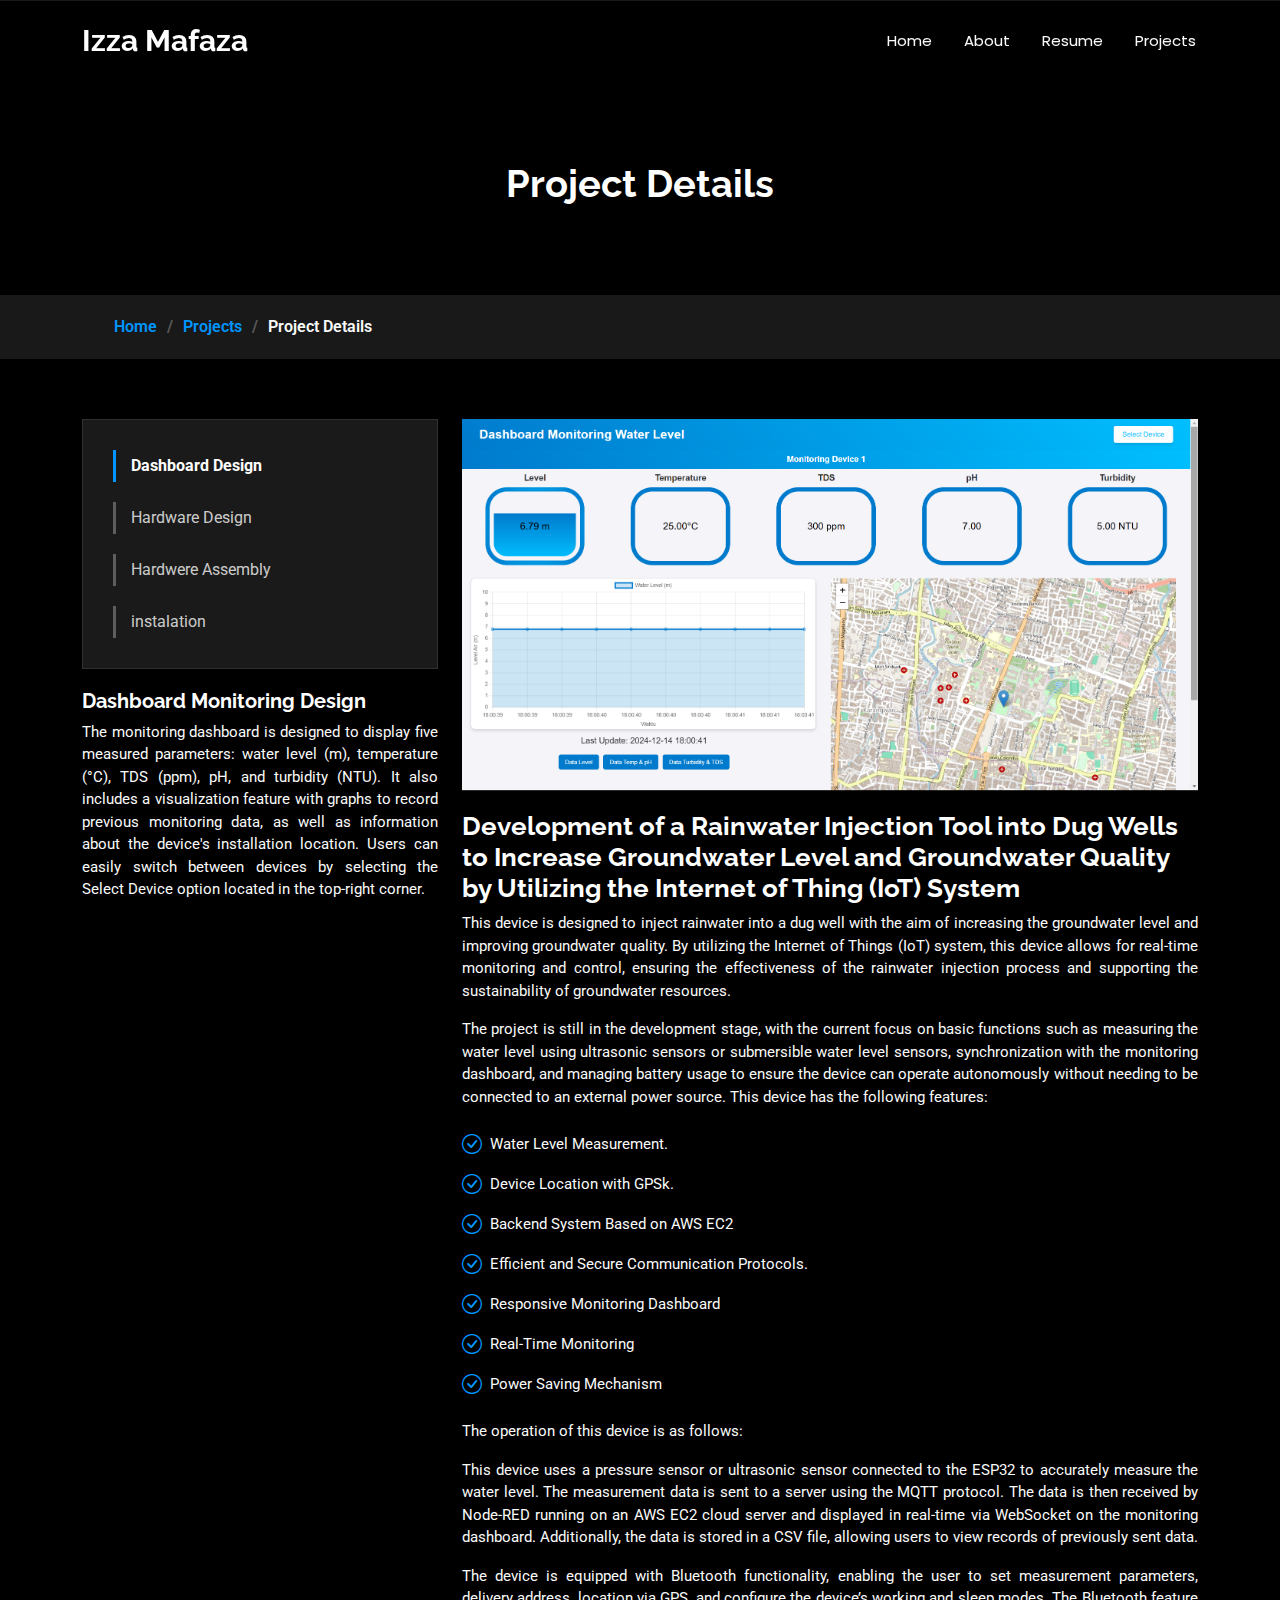
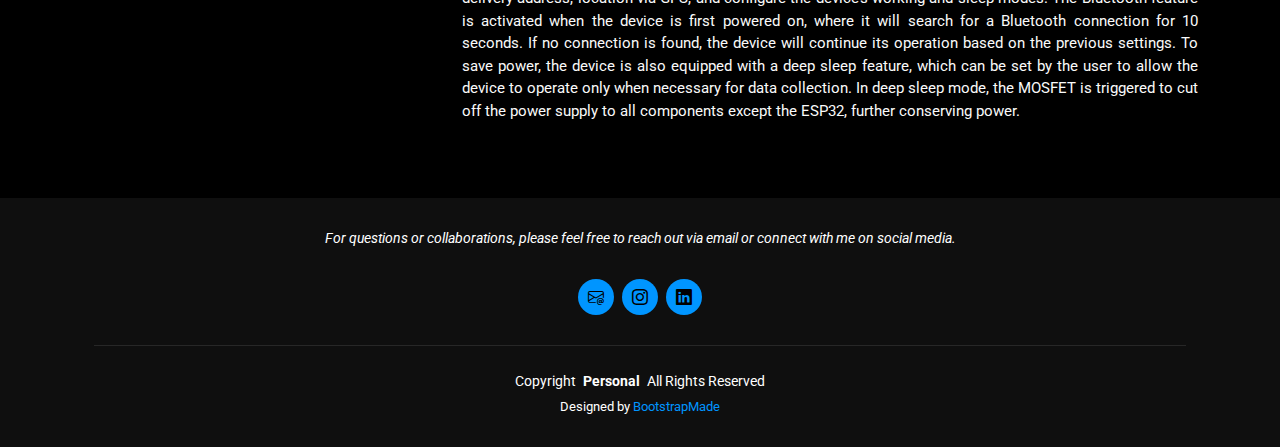
<file: project-no4.html>
<!DOCTYPE html>
<html lang="en">

<head>
  <meta charset="utf-8">
  <meta content="width=device-width, initial-scale=1.0" name="viewport">
  <title>Project Details - Portfolio Izza Mafaza</title>
  <meta name="description" content="">
  <meta name="keywords" content="">

  <!-- Favicons -->
  <link href="assets/img/favicon.png" rel="icon">
  

  <!-- Fonts -->
  <link href="https://fonts.googleapis.com" rel="preconnect">
  <link href="https://fonts.gstatic.com" rel="preconnect" crossorigin>
  <link href="https://fonts.googleapis.com/css2?family=Roboto:ital,wght@0,100;0,300;0,400;0,500;0,700;0,900;1,100;1,300;1,400;1,500;1,700;1,900&family=Poppins:ital,wght@0,100;0,200;0,300;0,400;0,500;0,600;0,700;0,800;0,900;1,100;1,200;1,300;1,400;1,500;1,600;1,700;1,800;1,900&family=Raleway:ital,wght@0,100;0,200;0,300;0,400;0,500;0,600;0,700;0,800;0,900;1,100;1,200;1,300;1,400;1,500;1,600;1,700;1,800;1,900&display=swap" rel="stylesheet">

  <!-- Vendor CSS Files -->
  <link href="assets/vendor/bootstrap/css/bootstrap.min.css" rel="stylesheet">
  <link href="assets/vendor/bootstrap-icons/bootstrap-icons.css" rel="stylesheet">
  <link href="assets/vendor/aos/aos.css" rel="stylesheet">
  <link href="assets/vendor/swiper/swiper-bundle.min.css" rel="stylesheet">
  <link href="assets/vendor/glightbox/css/glightbox.min.css" rel="stylesheet">

  <!-- Main CSS File -->
  <link href="assets/css/main.css" rel="stylesheet">

  <!-- =======================================================
  * Template Name: Personal
  * Template URL: https://bootstrapmade.com/personal-free-resume-bootstrap-template/
  * Updated: Nov 04 2024 with Bootstrap v5.3.3
  * Author: BootstrapMade.com
  * License: https://bootstrapmade.com/license/
  ======================================================== -->
</head>

<body class="service-details-page">

  <header id="header" class="header d-flex align-items-center fixed-top">
    <div class="container-fluid container-xl position-relative d-flex align-items-center justify-content-between">

      <a href="index.html" class="logo d-flex align-items-center">
        <!-- Uncomment the line below if you also wish to use an image logo -->
        <!-- <img src="assets/img/logo.png" alt=""> -->
        <h1 class="sitename">Izza Mafaza</h1>
      </a>

      <nav id="navmenu" class="navmenu">
        <ul>
          <li><a href="index.html">Home</a></li>
          <li><a href="about.html">About</a></li>
          <li><a href="resume.html">Resume</a></li>
          <li><a href="projects.html">Projects</a></li>
        </ul>
        <i class="mobile-nav-toggle d-xl-none bi bi-list"></i>
      </nav>

    </div>
  </header>

  <main class="main">

    <!-- Page Title -->
    <div class="page-title" data-aos="fade">
      <div class="heading">
        <div class="container">
          <div class="row d-flex justify-content-center text-center">
            <div class="col-lg-8">
              <h1>Project Details</h1>
            </div>
          </div>
        </div>
      </div>
      <nav class="breadcrumbs">
        <div class="container">
          <ol>
            <li><a href="index.html">Home</a></li>
            <li><a href="projects.html">Projects</a></li>
            <li class="current">Project Details</li>
          </ol>
        </div>
      </nav>
    </div><!-- End Page Title -->

    <!-- Service Details Section -->
    <section id="service-details" class="service-details section">
      <div class="container">
        <div class="row gy-4">
          <div class="col-lg-4" data-aos="fade-up" data-aos-delay="100">
            <div class="services-list">
              <a href="#" id="service-dashboard" class="active">Dashboard Design</a>
              <a href="#" id="service-design">Hardware Design</a>
              <a href="#" id="service-product">Hardwere Assembly</a>
              <a href="#" id="service-instalation">instalation</a>
            </div>

            <div id="title-dashboard" class="service-title">
              <h4>Dashboard Monitoring Design</h4>
              <p class="justify-text">The monitoring dashboard is designed to display five measured parameters: water level (m), temperature (°C), TDS (ppm), pH, and turbidity (NTU). It also includes a visualization feature with graphs to record previous monitoring data, as well as information about the device's installation location. Users can easily switch between devices by selecting the Select Device option located in the top-right corner.</p>
            </div>
            <div id="title-design" class="service-title" style="display: none;">
              <h4>Hardware (PCB) Design</h4>
              <p class="justify-text">The electronic PCB design for this device was created using KiCad software. The device uses the ESP32 WROOM microcontroller as the main system controller. Additionally, a GPS module is included to determine the device's installation location, while a GSM module is used to transmit measurement data to the dashboard without requiring a Wi-Fi connection. The PCB design is built to support the use of two types of sensors: an ultrasonic sensor and a pressure sensor (submersible water level sensor), each capable of accurately measuring water surface levels.</p>
            </div>
            <div id="title-product" class="service-title" style="display: none;">
              <h4>Hardware Assembly</h4>
              <p class="justify-text">This is the result of the wiring for the electronic circuit. The device with the larger box is used for the water pressure sensor (submersible water level sensor), while the device with the smaller box is used for the ultrasonic sensor.</p>
            </div>
            <div id="title-instalation" class="service-title" style="display: none;">
              <h4>Installation in The Well</h4>
              <p class="justify-text">This is an example of installation using a water pressure sensor (submersible water level sensor). The sensor will be submerged to the bottom of the well, while the other device will be placed on top, outside the well.</p>
            </div>

          </div>

          <div class="col-lg-8" data-aos="fade-up" data-aos-delay="200">
            <div id="content-dashboard" class="service-content">
              <img src="assets/img/portfolio/pro-1.png" alt="Dashboard Design" class="img-fluid services-img">
            </div>
            <div id="content-design" class="service-content" style="display: none;">
              <img src="assets/img/portfolio/design.png.jpg" alt="Hardware Design" class="img-fluid services-img">
            </div>
            <div id="content-product" class="service-content" style="display: none;">
              <img src="assets/img/portfolio/assembly.jpg" alt="Product Management" class="img-fluid services-img">
            </div>
            <div id="content-instalation" class="service-content" style="display: none;">
              <img src="assets/img/portfolio/Instal.jpg" alt="Graphic Design" class="img-fluid services-img">
            </div>

            <h3>Development of a Rainwater Injection Tool into Dug Wells to Increase Groundwater Level and Groundwater Quality by Utilizing the Internet of Thing (IoT) System</h3>
            <p class="justify-text">
              This device is designed to inject rainwater into a dug well with the aim of increasing the groundwater level and improving groundwater quality. By utilizing the Internet of Things (IoT) system, this device allows for real-time monitoring and control, ensuring the effectiveness of the rainwater injection process and supporting the sustainability of groundwater resources.
            </p>
            <p class="justify-text">
              The project is still in the development stage, with the current focus on basic functions such as measuring the water level using ultrasonic sensors or submersible water level sensors, synchronization with the monitoring dashboard, and managing battery usage to ensure the device can operate autonomously without needing to be connected to an external power source.
              This device has the following features:
            </p>
            <ul>
              <li><i class="bi bi-check-circle"></i> <span>Water Level Measurement.</span></li>
              <li><i class="bi bi-check-circle"></i> <span>Device Location with GPSk.</span></li>
              <li><i class="bi bi-check-circle"></i> <span>Backend System Based on AWS EC2</span></li>
              <li><i class="bi bi-check-circle"></i> <span>Efficient and Secure Communication Protocols.</span></li>
              <li><i class="bi bi-check-circle"></i> <span>Responsive Monitoring Dashboard</span></li>
              <li><i class="bi bi-check-circle"></i> <span>Real-Time Monitoring</span></li>
              <li><i class="bi bi-check-circle"></i> <span>Power Saving Mechanism</span></li>
              
            </ul>
            <p class="justify-text">
              The operation of this device is as follows:
            </p>
            <p class="justify-text">
              This device uses a pressure sensor or ultrasonic sensor connected to the ESP32 to accurately measure the water level. The measurement data is sent to a server using the MQTT protocol. The data is then received by Node-RED running on an AWS EC2 cloud server and displayed in real-time via WebSocket on the monitoring dashboard. Additionally, the data is stored in a CSV file, allowing users to view records of previously sent data.
            </p>
            <p class="justify-text">
              The device is equipped with Bluetooth functionality, enabling the user to set measurement parameters, delivery address, location via GPS, and configure the device’s working and sleep modes. The Bluetooth feature is activated when the device is first powered on, where it will search for a Bluetooth connection for 10 seconds. If no connection is found, the device will continue its operation based on the previous settings. To save power, the device is also equipped with a deep sleep feature, which can be set by the user to allow the device to operate only when necessary for data collection. In deep sleep mode, the MOSFET is triggered to cut off the power supply to all components except the ESP32, further conserving power.
            </p>
          </div>

        </div>

      </div>

    </section><!-- /Service Details Section -->

  </main>

  <footer id="footer" class="footer dark-background">
    <div class="container">
      <p>For questions or collaborations, please feel free to reach out via email or connect with me on social media.</p>
      <div class="social-links d-flex justify-content-center">
        <a href="mailto:izzamafaza@gmail.com"><i class="bi bi-envelope-at"></i></a>
        <a href="https://www.instagram.com/ez.mafaza/"><i class="bi bi-instagram"></i></a>
        <a href="https://www.linkedin.com/in/izza-mafaza/"><i class="bi bi-linkedin"></i></a>
      </div>
      <div class="container">
        <div class="copyright">
          <span>Copyright</span> <strong class="px-1 sitename">Personal</strong> <span>All Rights Reserved</span>
        </div>
        <div class="credits">
          <!-- All the links in the footer should remain intact. -->
          <!-- You can delete the links only if you've purchased the pro version. -->
          <!-- Licensing information: https://bootstrapmade.com/license/ -->
          <!-- Purchase the pro version with working PHP/AJAX contact form: [buy-url] -->
          Designed by <a href="https://bootstrapmade.com/">BootstrapMade</a>
        </div>
      </div>
    </div>
  </footer>

  <!-- Scroll Top -->
  <a href="#" id="scroll-top" class="scroll-top d-flex align-items-center justify-content-center"><i class="bi bi-arrow-up-short"></i></a>

  <!-- Preloader -->
  <div id="preloader"></div>

  <!-- Vendor JS Files -->
  <script src="assets/vendor/bootstrap/js/bootstrap.bundle.min.js"></script>
  <script src="assets/vendor/php-email-form/validate.js"></script>
  <script src="assets/vendor/aos/aos.js"></script>
  <script src="assets/vendor/typed.js/typed.umd.js"></script>
  <script src="assets/vendor/purecounter/purecounter_vanilla.js"></script>
  <script src="assets/vendor/waypoints/noframework.waypoints.js"></script>
  <script src="assets/vendor/swiper/swiper-bundle.min.js"></script>
  <script src="assets/vendor/glightbox/js/glightbox.min.js"></script>
  <script src="assets/vendor/imagesloaded/imagesloaded.pkgd.min.js"></script>
  <script src="assets/vendor/isotope-layout/isotope.pkgd.min.js"></script>

  <!-- Main JS File -->
  <script src="assets/js/main.js"></script>

</body>

</html>
</file>
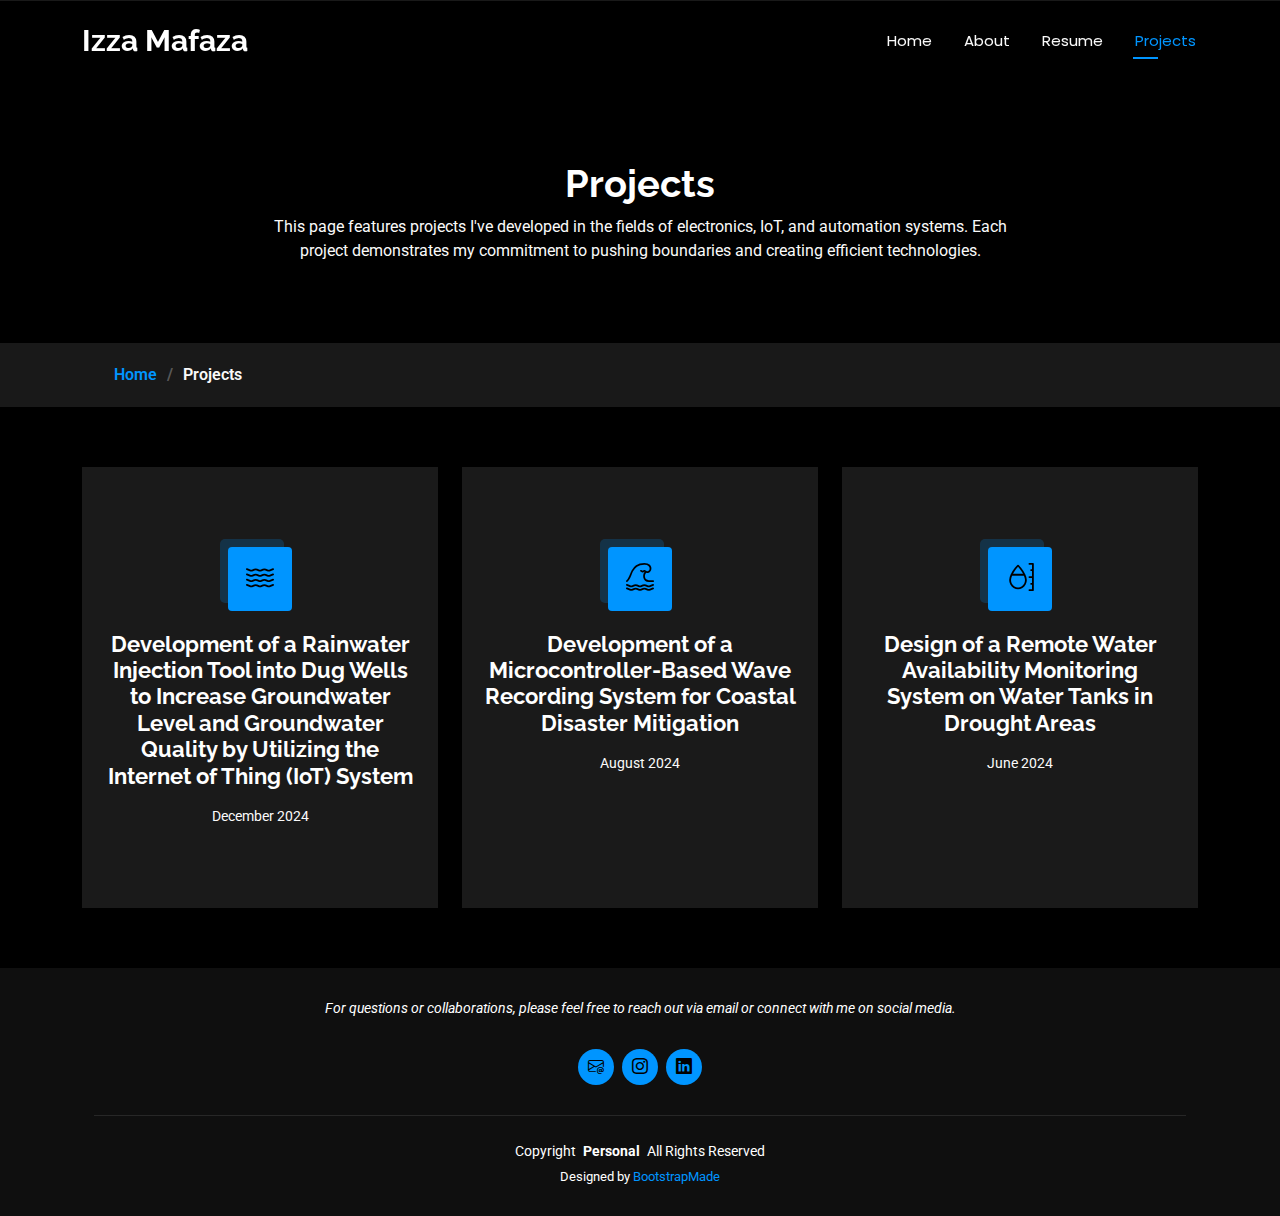
<file: projects.html>
<!DOCTYPE html>
<html lang="en">

<head>
  <meta charset="utf-8">
  <meta content="width=device-width, initial-scale=1.0" name="viewport">
  <title>Projects - Portfolio Izza Mafaza</title>
  <meta name="description" content="">
  <meta name="keywords" content="">

  <!-- Favicons -->
  <link href="assets/img/favicon.png" rel="icon">

  <!-- Fonts -->
  <link href="https://fonts.googleapis.com" rel="preconnect">
  <link href="https://fonts.gstatic.com" rel="preconnect" crossorigin>
  <link href="https://fonts.googleapis.com/css2?family=Roboto:ital,wght@0,100;0,300;0,400;0,500;0,700;0,900;1,100;1,300;1,400;1,500;1,700;1,900&family=Poppins:ital,wght@0,100;0,200;0,300;0,400;0,500;0,600;0,700;0,800;0,900;1,100;1,200;1,300;1,400;1,500;1,600;1,700;1,800;1,900&family=Raleway:ital,wght@0,100;0,200;0,300;0,400;0,500;0,600;0,700;0,800;0,900;1,100;1,200;1,300;1,400;1,500;1,600;1,700;1,800;1,900&display=swap" rel="stylesheet">

  <!-- Vendor CSS Files -->
  <link href="assets/vendor/bootstrap/css/bootstrap.min.css" rel="stylesheet">
  <link href="assets/vendor/bootstrap-icons/bootstrap-icons.css" rel="stylesheet">
  <link href="assets/vendor/aos/aos.css" rel="stylesheet">
  <link href="assets/vendor/swiper/swiper-bundle.min.css" rel="stylesheet">
  <link href="assets/vendor/glightbox/css/glightbox.min.css" rel="stylesheet">

  <!-- Main CSS File -->
  <link href="assets/css/main.css" rel="stylesheet">

  <!-- =======================================================
  * Template Name: Personal
  * Template URL: https://bootstrapmade.com/personal-free-resume-bootstrap-template/
  * Updated: Nov 04 2024 with Bootstrap v5.3.3
  * Author: BootstrapMade.com
  * License: https://bootstrapmade.com/license/
  ======================================================== -->
</head>

<body class="services-page">

  <header id="header" class="header d-flex align-items-center fixed-top">
    <div class="container-fluid container-xl position-relative d-flex align-items-center justify-content-between">

      <a href="index.html" class="logo d-flex align-items-center">
        <!-- Uncomment the line below if you also wish to use an image logo -->
        <!-- <img src="assets/img/logo.png" alt=""> -->
        <h1 class="sitename">Izza Mafaza</h1>
      </a>

      <nav id="navmenu" class="navmenu">
        <ul>
          <li><a href="index.html">Home</a></li>
          <li><a href="about.html">About</a></li>
          <li><a href="resume.html">Resume</a></li>
          <li><a href="projects.html" class="active">Projects</a></li>
        </ul>
        <i class="mobile-nav-toggle d-xl-none bi bi-list"></i>
      </nav>

    </div>
  </header>

  <main class="main">

    <!-- Page Title -->
    <div class="page-title" data-aos="fade">
      <div class="heading">
        <div class="container">
          <div class="row d-flex justify-content-center text-center">
            <div class="col-lg-8">
              <h1>Projects</h1>
              <p class="mb-0">This page features projects I've developed in the fields of electronics, IoT, and automation systems. Each project demonstrates my commitment to pushing boundaries and creating efficient technologies.</p>
            </div>
          </div>
        </div>
      </div>
      <nav class="breadcrumbs">
        <div class="container">
          <ol>
            <li><a href="index.html">Home</a></li>
            <li class="current">Projects</li>
          </ol>
        </div>
      </nav>
    </div><!-- End Page Title -->

    <!-- Services Section -->
    <section id="services" class="services section">

      <div class="container">

        <div class="row gy-4">

          <div class="col-lg-4 col-md-6" data-aos="fade-up" data-aos-delay="100">
            <div class="service-item  position-relative">
              <div class="icon">
                <i class="bi bi-water"></i>
              </div>
              <a href="project-no1.html" class="stretched-link">
                <h3>Development of a Rainwater Injection Tool into Dug Wells to Increase Groundwater Level and Groundwater Quality 
                  by Utilizing the Internet of Thing (IoT) System </h3>
              </a>
              <p>December 2024</p>
            </div>
          </div><!-- End Service Item -->

          <div class="col-lg-4 col-md-6" data-aos="fade-up" data-aos-delay="200">
            <div class="service-item position-relative">
              <div class="icon">
                <i class="bi bi-tsunami"></i>
              </div>
              <a href="project-no2.html" class="stretched-link">
                <h3>Development of a Microcontroller-Based Wave Recording System for Coastal Disaster Mitigation</h3>
              </a>
              <p>August 2024</p>
            </div>
          </div><!-- End Service Item -->

          <div class="col-lg-4 col-md-6" data-aos="fade-up" data-aos-delay="300">
            <div class="service-item position-relative">
              <div class="icon">
                <i class="bi bi-moisture"></i>
              </div>
              <a href="project-no3.html" class="stretched-link">
                <h3>Design of a Remote Water Availability Monitoring System on Water Tanks in Drought Areas</h3>
              </a>
              <p>June 2024</p>
            </div>
          </div><!-- End Service Item -->

          <!-- <div class="col-lg-4 col-md-6" data-aos="fade-up" data-aos-delay="400">
            <div class="service-item position-relative">
              <div class="icon">
                <i class="bi bi-motherboard"></i>
              </div>
              <a href="project-no4.html" class="stretched-link">
                <h3>Smart Water Tank System Design</h3>
              </a>
              <p>Non et temporibus minus omnis sed dolor esse consequatur. Cupiditate sed error ea fuga sit provident adipisci neque.</p>
              <a href="service-details.html" class="stretched-link"></a>
            </div>
          </div> -->
          <!-- End Service Item -->

          <!-- <div class="col-lg-4 col-md-6" data-aos="fade-up" data-aos-delay="500">
            <div class="service-item position-relative">
              <div class="icon">
                <i class="bi bi-wind"></i>
              </div>
              <a href="service-details.html" class="stretched-link">
                <h3>Weather Station Monitoring</h3>
              </a>
              <p>Cumque et suscipit saepe. Est maiores autem enim facilis ut aut ipsam corporis aut. Sed animi at autem alias eius labore.</p>
              <a href="service-details.html" class="stretched-link"></a>
            </div>
          </div> -->
          <!-- End Service Item -->

          <!-- <div class="col-lg-4 col-md-6" data-aos="fade-up" data-aos-delay="600">
            <div class="service-item position-relative">
              <div class="icon">
                <i class="bi bi-bug"></i>
              </div>
              <a href="service-details.html" class="stretched-link">
                <h3>Light Insect Trap</h3>
              </a>
              <p>Hic molestias ea quibusdam eos. Fugiat enim doloremque aut neque non et debitis iure. Corrupti recusandae ducimus enim.</p>
              <a href="service-details.html" class="stretched-link"></a>
            </div>
          </div> -->
          <!-- End Service Item -->

        </div>

      </div>

    </section><!-- /Services Section -->

  </main>

  <footer id="footer" class="footer dark-background">
    <div class="container">
      <p>For questions or collaborations, please feel free to reach out via email or connect with me on social media.</p>
      <div class="social-links d-flex justify-content-center">
        <a href="mailto:izzamafaza@gmail.com"><i class="bi bi-envelope-at"></i></a>
        <a href="https://www.instagram.com/ez.mafaza/"><i class="bi bi-instagram"></i></a>
        <a href="https://www.linkedin.com/in/izza-mafaza/"><i class="bi bi-linkedin"></i></a>
      </div>
      <div class="container">
        <div class="copyright">
          <span>Copyright</span> <strong class="px-1 sitename">Personal</strong> <span>All Rights Reserved</span>
        </div>
        <div class="credits">
          <!-- All the links in the footer should remain intact. -->
          <!-- You can delete the links only if you've purchased the pro version. -->
          <!-- Licensing information: https://bootstrapmade.com/license/ -->
          <!-- Purchase the pro version with working PHP/AJAX contact form: [buy-url] -->
          Designed by <a href="https://bootstrapmade.com/">BootstrapMade</a>
        </div>
      </div>
    </div>
  </footer>

  <!-- Scroll Top -->
  <a href="#" id="scroll-top" class="scroll-top d-flex align-items-center justify-content-center"><i class="bi bi-arrow-up-short"></i></a>

  <!-- Preloader -->
  <div id="preloader"></div>

  <!-- Vendor JS Files -->
  <script src="assets/vendor/bootstrap/js/bootstrap.bundle.min.js"></script>
  <script src="assets/vendor/php-email-form/validate.js"></script>
  <script src="assets/vendor/aos/aos.js"></script>
  <script src="assets/vendor/typed.js/typed.umd.js"></script>
  <script src="assets/vendor/purecounter/purecounter_vanilla.js"></script>
  <script src="assets/vendor/waypoints/noframework.waypoints.js"></script>
  <script src="assets/vendor/swiper/swiper-bundle.min.js"></script>
  <script src="assets/vendor/glightbox/js/glightbox.min.js"></script>
  <script src="assets/vendor/imagesloaded/imagesloaded.pkgd.min.js"></script>
  <script src="assets/vendor/isotope-layout/isotope.pkgd.min.js"></script>

  <!-- Main JS File -->
  <script src="assets/js/main.js"></script>

</body>

</html>
</file>
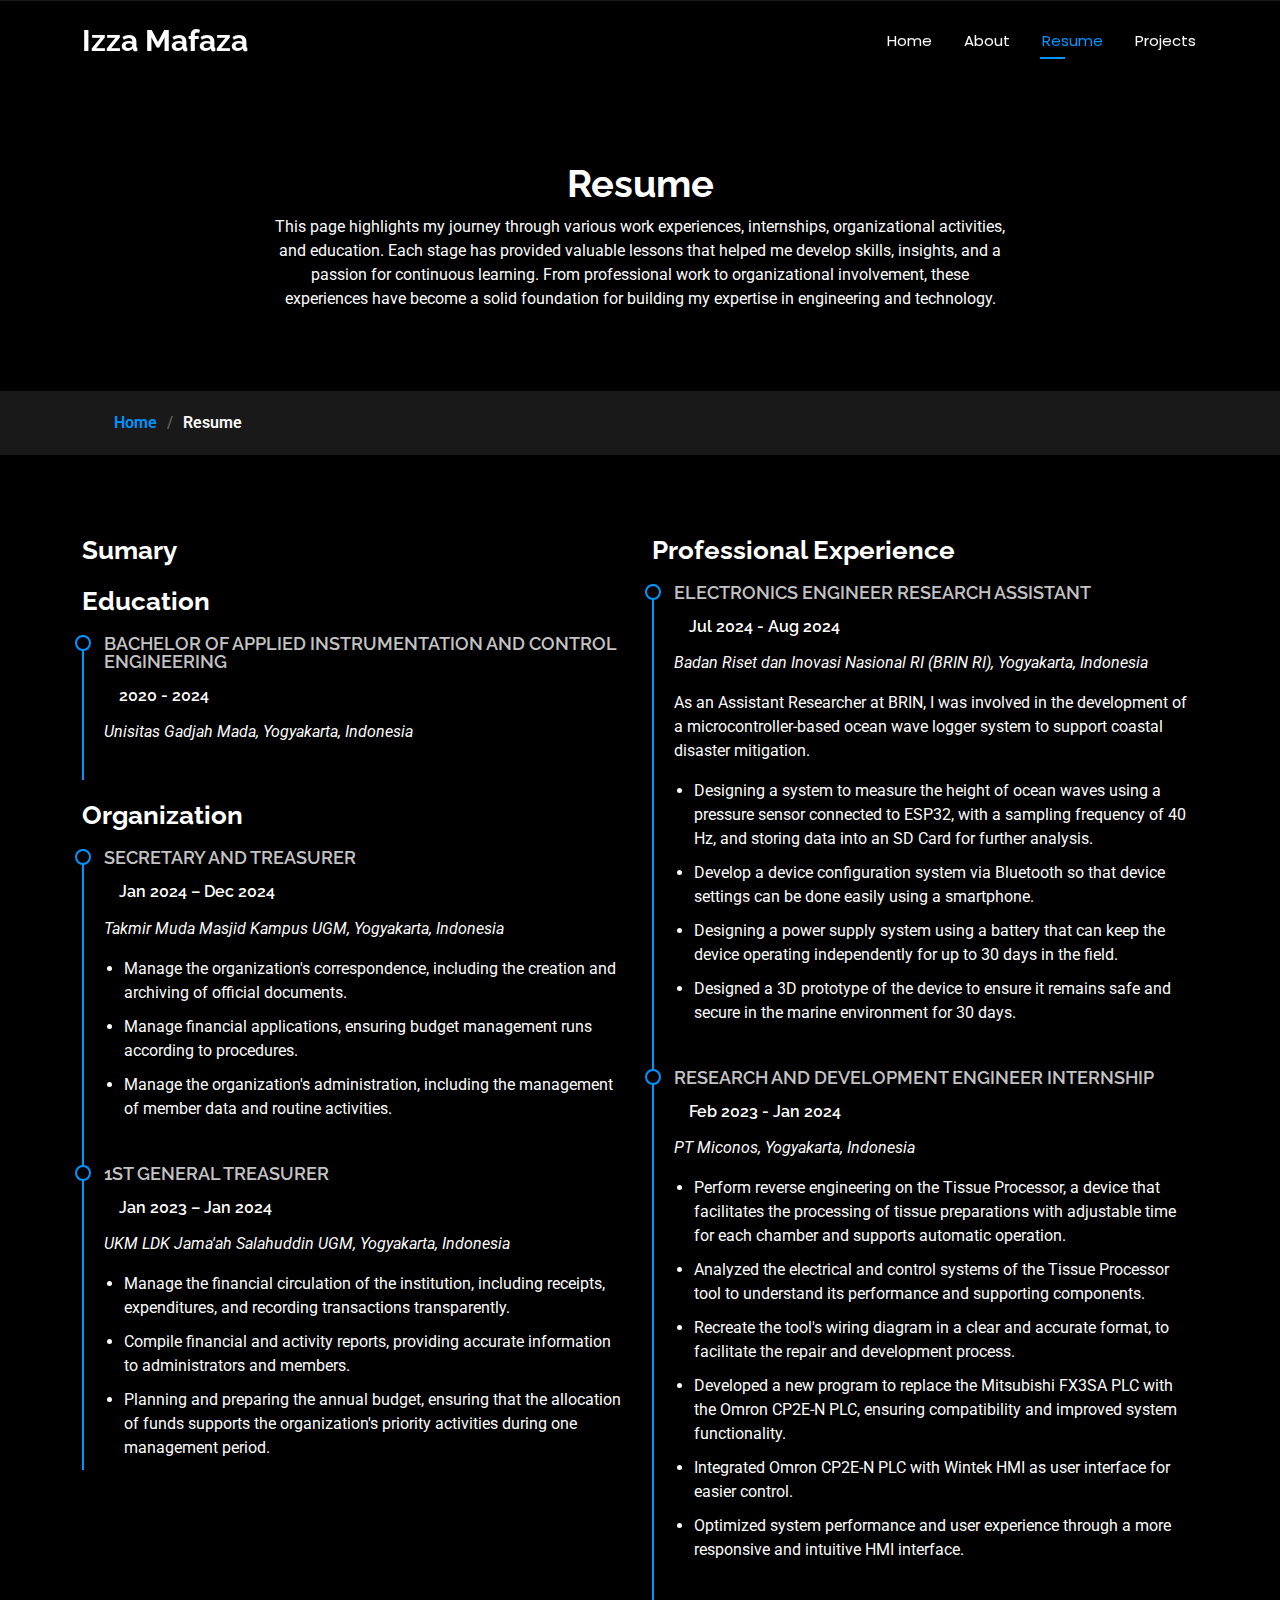
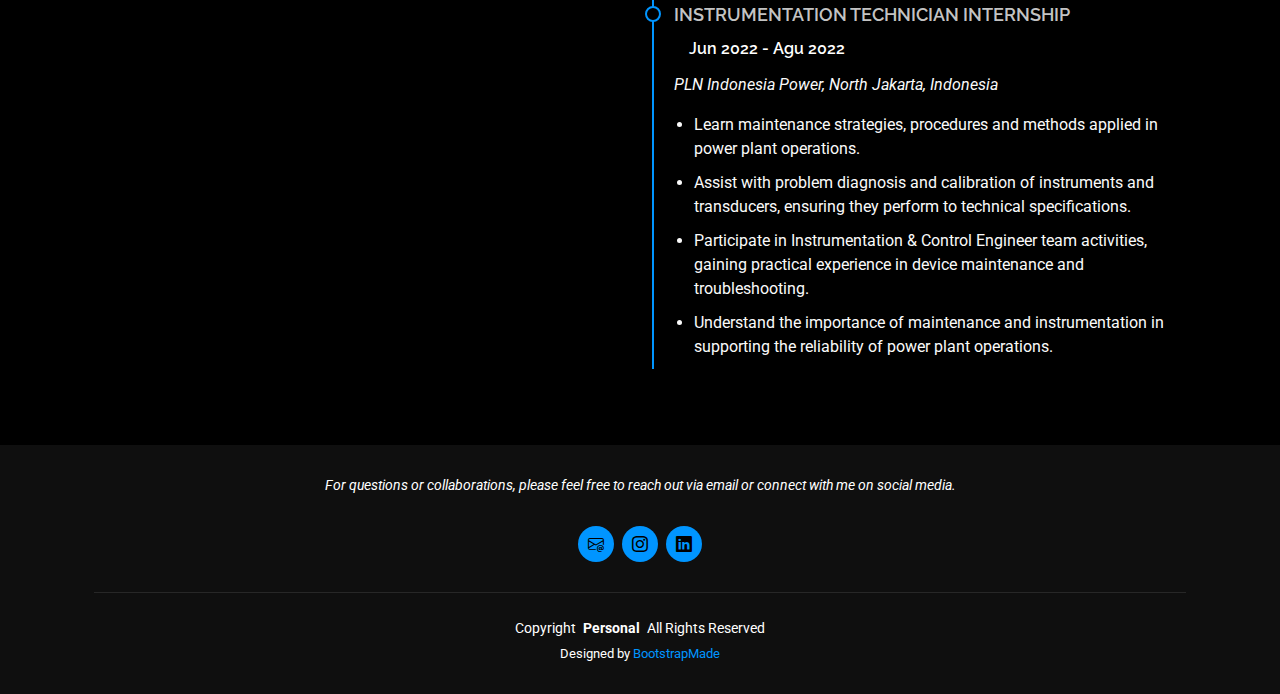
<file: resume.html>
<!DOCTYPE html>
<html lang="en">

<head>
  <meta charset="utf-8">
  <meta content="width=device-width, initial-scale=1.0" name="viewport">
  <title>Resume - Portfolio Izza Mafaza</title>
  <meta name="description" content="">
  <meta name="keywords" content="">

  <!-- Favicons -->
  <link href="assets/img/favicon.png" rel="icon">

  <!-- Fonts -->
  <link href="https://fonts.googleapis.com" rel="preconnect">
  <link href="https://fonts.gstatic.com" rel="preconnect" crossorigin>
  <link href="https://fonts.googleapis.com/css2?family=Roboto:ital,wght@0,100;0,300;0,400;0,500;0,700;0,900;1,100;1,300;1,400;1,500;1,700;1,900&family=Poppins:ital,wght@0,100;0,200;0,300;0,400;0,500;0,600;0,700;0,800;0,900;1,100;1,200;1,300;1,400;1,500;1,600;1,700;1,800;1,900&family=Raleway:ital,wght@0,100;0,200;0,300;0,400;0,500;0,600;0,700;0,800;0,900;1,100;1,200;1,300;1,400;1,500;1,600;1,700;1,800;1,900&display=swap" rel="stylesheet">

  <!-- Vendor CSS Files -->
  <link href="assets/vendor/bootstrap/css/bootstrap.min.css" rel="stylesheet">
  <link href="assets/vendor/bootstrap-icons/bootstrap-icons.css" rel="stylesheet">
  <link href="assets/vendor/aos/aos.css" rel="stylesheet">
  <link href="assets/vendor/swiper/swiper-bundle.min.css" rel="stylesheet">
  <link href="assets/vendor/glightbox/css/glightbox.min.css" rel="stylesheet">

  <!-- Main CSS File -->
  <link href="assets/css/main.css" rel="stylesheet">

  <!-- =======================================================
  * Template Name: Personal
  * Template URL: https://bootstrapmade.com/personal-free-resume-bootstrap-template/
  * Updated: Nov 04 2024 with Bootstrap v5.3.3
  * Author: BootstrapMade.com
  * License: https://bootstrapmade.com/license/
  ======================================================== -->
</head>

<body class="resume-page">

  <header id="header" class="header d-flex align-items-center fixed-top">
    <div class="container-fluid container-xl position-relative d-flex align-items-center justify-content-between">

      <a href="index.html" class="logo d-flex align-items-center">
        <!-- Uncomment the line below if you also wish to use an image logo -->
        <!-- <img src="assets/img/logo.png" alt=""> -->
        <h1 class="sitename">Izza Mafaza</h1>
      </a>

      <nav id="navmenu" class="navmenu">
        <ul>
          <li><a href="index.html">Home</a></li>
          <li><a href="about.html">About</a></li>
          <li><a href="resume.html" class="active">Resume</a></li>
          <li><a href="projects.html">Projects</a></li>
        </ul>
        <i class="mobile-nav-toggle d-xl-none bi bi-list"></i>
      </nav>

    </div>
  </header>

  <main class="main">

    <!-- Page Title -->
    <div class="page-title" data-aos="fade">
      <div class="heading">
        <div class="container">
          <div class="row d-flex justify-content-center text-center">
            <div class="col-lg-8">
              <h1>Resume</h1>
              <p class="mb-0">This page highlights my journey through various work experiences, internships, organizational activities, and education. Each stage has provided valuable lessons that helped me develop skills, insights, and a passion for continuous learning. From professional work to organizational involvement, these experiences have become a solid foundation for building my expertise in engineering and technology.</p>
            </div>
          </div>
        </div>
      </div>
      <nav class="breadcrumbs">
        <div class="container">
          <ol>
            <li><a href="index.html">Home</a></li>
            <li class="current">Resume</li>
          </ol>
        </div>
      </nav>
    </div><!-- End Page Title -->

    <!-- Resume Section -->
    <section id="resume" class="resume section">

      

      <div class="container">

        <div class="row">

          <div class="col-lg-6" data-aos="fade-up" data-aos-delay="100">
            <h3 class="resume-title">Sumary</h3>

            <h3 class="resume-title">Education</h3>
            <div class="resume-item">
              <h4>Bachelor of Applied Instrumentation and Control Engineering</h4>
              <h5>2020 - 2024</h5>
              <p><em>Unisitas Gadjah Mada, Yogyakarta, Indonesia</em></p>
            </div><!-- Edn Resume Item -->

            <h3 class="resume-title">Organization</h3>
            <div class="resume-item">
              <h4>Secretary and Treasurer</h4>
              <h5>Jan 2024 – Dec 2024</h5>
              <p><em>Takmir Muda Masjid Kampus UGM, Yogyakarta, Indonesia</em></p>
              <ul>
                <li>Manage the organization's correspondence, including the creation and archiving of official documents.</li>
                <li>Manage financial applications, ensuring budget management runs according to procedures. </li>
                <li>Manage the organization's administration, including the management of member data and routine activities.</li>
              </ul>
            </div><!-- Edn Resume Item -->

            <div class="resume-item">
              <h4>1st General Treasurer</h4>
              <h5>Jan 2023 – Jan 2024 </h5>
              <p><em>UKM LDK Jama'ah Salahuddin UGM, Yogyakarta, Indonesia </em></p>
              <ul>
                <li>Manage the financial circulation of the institution, including receipts, expenditures, and recording transactions transparently. </li>
                <li>Compile financial and activity reports, providing accurate information to administrators and members.</li>
                <li>Planning and preparing the annual budget, ensuring that the allocation of funds supports the organization's priority activities during one management period.</li>
              </ul>
            </div><!-- Edn Resume Item -->

          </div>

          <div class="col-lg-6" data-aos="fade-up" data-aos-delay="200">
            <h3 class="resume-title">Professional Experience</h3>
            <div class="resume-item">
              <h4>Electronics Engineer Research Assistant</h4>
              <h5>Jul 2024 - Aug 2024</h5>
              <p><em>Badan Riset dan Inovasi Nasional RI (BRIN RI), Yogyakarta, Indonesia </em></p>
              <p>As an Assistant Researcher at BRIN, I was involved in the development of a microcontroller-based ocean wave logger system to support coastal disaster mitigation.</p>
              <ul>
                <li>Designing a system to measure the height of ocean waves using a pressure sensor connected to ESP32, with a sampling frequency of 40 Hz, and storing data into an SD Card for further analysis.</li>
                <li>Develop a device configuration system via Bluetooth so that device settings can be done easily using a smartphone. </li>
                <li>Designing a power supply system using a battery that can keep the device operating independently for up to 30 days in the field.</li>
                <li>Designed a 3D prototype of the device to ensure it remains safe and secure in the marine environment for 30 days. </li>
              </ul>
            </div><!-- Edn Resume Item -->

            <div class="resume-item">
              <h4>Research and Development Engineer Internship</h4>
              <h5>Feb 2023 - Jan 2024</h5>
              <p><em>PT Miconos, Yogyakarta, Indonesia</em></p>
              <ul>
                <li>Perform reverse engineering on the Tissue Processor, a device that facilitates the processing of tissue preparations with adjustable time for each chamber and supports automatic operation.</li>
                <li>Analyzed the electrical and control systems of the Tissue Processor tool to understand its performance and supporting components.</li>
                <li>Recreate the tool's wiring diagram in a clear and accurate format, to facilitate the repair and development process.</li>
                <li>Developed a new program to replace the Mitsubishi FX3SA PLC with the Omron CP2E-N PLC, ensuring compatibility and improved system functionality.</li>
                <li>Integrated Omron CP2E-N PLC with Wintek HMI as user interface for easier control.</li>
                <li>Optimized system performance and user experience through a more responsive and intuitive HMI interface.</li>
              </ul>
            </div><!-- Edn Resume Item -->

            <div class="resume-item">
              <h4>Instrumentation Technician Internship</h4>
              <h5>Jun 2022 - Agu 2022</h5>
              <p><em>PLN Indonesia Power, North Jakarta, Indonesia</em></p>
              <ul>
                <li>Learn maintenance strategies, procedures and methods applied in power plant operations.</li>
                <li>Assist with problem diagnosis and calibration of instruments and transducers, ensuring they perform to technical specifications.</li>
                <li>Participate in Instrumentation & Control Engineer team activities, gaining practical experience in device maintenance and troubleshooting.</li>
                <li>Understand the importance of maintenance and instrumentation in supporting the reliability of power plant operations.</li>
              </ul>
            </div><!-- Edn Resume Item -->

          </div>

        </div>

      </div>

    </section><!-- /Resume Section -->

  </main>

  <footer id="footer" class="footer dark-background">
    <div class="container">
      <p>For questions or collaborations, please feel free to reach out via email or connect with me on social media.</p>
      <div class="social-links d-flex justify-content-center">
        <a href="mailto:izzamafaza@gmail.com"><i class="bi bi-envelope-at"></i></a>
        <a href="https://www.instagram.com/ez.mafaza/"><i class="bi bi-instagram"></i></a>
        <a href="https://www.linkedin.com/in/izza-mafaza/"><i class="bi bi-linkedin"></i></a>
      </div>
      <div class="container">
        <div class="copyright">
          <span>Copyright</span> <strong class="px-1 sitename">Personal</strong> <span>All Rights Reserved</span>
        </div>
        <div class="credits">
          <!-- All the links in the footer should remain intact. -->
          <!-- You can delete the links only if you've purchased the pro version. -->
          <!-- Licensing information: https://bootstrapmade.com/license/ -->
          <!-- Purchase the pro version with working PHP/AJAX contact form: [buy-url] -->
          Designed by <a href="https://bootstrapmade.com/">BootstrapMade</a>
        </div>
      </div>
    </div>
  </footer>

  <!-- Scroll Top -->
  <a href="#" id="scroll-top" class="scroll-top d-flex align-items-center justify-content-center"><i class="bi bi-arrow-up-short"></i></a>

  <!-- Preloader -->
  <div id="preloader"></div>

  <!-- Vendor JS Files -->
  <script src="assets/vendor/bootstrap/js/bootstrap.bundle.min.js"></script>
  <script src="assets/vendor/php-email-form/validate.js"></script>
  <script src="assets/vendor/aos/aos.js"></script>
  <script src="assets/vendor/typed.js/typed.umd.js"></script>
  <script src="assets/vendor/purecounter/purecounter_vanilla.js"></script>
  <script src="assets/vendor/waypoints/noframework.waypoints.js"></script>
  <script src="assets/vendor/swiper/swiper-bundle.min.js"></script>
  <script src="assets/vendor/glightbox/js/glightbox.min.js"></script>
  <script src="assets/vendor/imagesloaded/imagesloaded.pkgd.min.js"></script>
  <script src="assets/vendor/isotope-layout/isotope.pkgd.min.js"></script>

  <!-- Main JS File -->
  <script src="assets/js/main.js"></script>

</body>

</html>
</file>
<file: assets/css/main.css>
/**
* Template Name: Personal
* Template URL: https://bootstrapmade.com/personal-free-resume-bootstrap-template/
* Updated: Nov 04 2024 with Bootstrap v5.3.3
* Author: BootstrapMade.com
* License: https://bootstrapmade.com/license/
*/

/*--------------------------------------------------------------
# Font & Color Variables
# Help: https://bootstrapmade.com/color-system/
--------------------------------------------------------------*/
/* Fonts */
:root {
  --default-font: "Roboto",  system-ui, -apple-system, "Segoe UI", Roboto, "Helvetica Neue", Arial, "Noto Sans", "Liberation Sans", sans-serif, "Apple Color Emoji", "Segoe UI Emoji", "Segoe UI Symbol", "Noto Color Emoji";
  --heading-font: "Raleway",  sans-serif;
  --nav-font: "Poppins",  sans-serif;
}

/* Global Colors - The following color variables are used throughout the website. Updating them here will change the color scheme of the entire website */
:root { 
  --background-color: #000000; /* Background color for the entire website, including individual sections */
  --default-color: #fafafa; /* Default color used for the majority of the text content across the entire website */
  --heading-color: #ffffff; /* Color for headings, subheadings and title throughout the website */
  --accent-color: #0095ff; /* Accent color that represents your brand on the website. It's used for buttons, links, and other elements that need to stand out */
  --surface-color: #1a1a1a; /* The surface color is used as a background of boxed elements within sections, such as cards, icon boxes, or other elements that require a visual separation from the global background. */
  --contrast-color: #000000; /* Contrast color for text, ensuring readability against backgrounds of accent, heading, or default colors. */
}

/* Nav Menu Colors - The following color variables are used specifically for the navigation menu. They are separate from the global colors to allow for more customization options */
:root {
  --nav-color: #fafafa;  /* The default color of the main navmenu links */
  --nav-hover-color: #0095ff;  /* Applied to main navmenu links when they are hovered over or active */
  --nav-mobile-background-color: #1a1a1a; /* Used as the background color for mobile navigation menu */
  --nav-dropdown-background-color: #1a1a1a; /* Used as the background color for dropdown items that appear when hovering over primary navigation items */
  --nav-dropdown-color: #fafafa; /* Used for navigation links of the dropdown items in the navigation menu. */
  --nav-dropdown-hover-color: #0095ff;  /* Similar to --nav-hover-color, this color is applied to dropdown navigation links when they are hovered over. */
}

/* Color Presets - These classes override global colors when applied to any section or element, providing reuse of the sam color scheme. */

.light-background {
  --background-color: #1a1a1a;
  --surface-color: #343434;
}

.dark-background {
  --background-color: rgba(15, 15, 15, 0.975);
  --default-color: #ffffff;
  --heading-color: #ffffff;
  --surface-color: #292929f9;
  --contrast-color: #000000;
}

/* Smooth scroll */
:root {
  scroll-behavior: smooth;
}

/*--------------------------------------------------------------
# General Styling & Shared Classes
--------------------------------------------------------------*/
body {
  color: var(--default-color);
  background-color: var(--background-color);
  font-family: var(--default-font);
}

a {
  color: var(--accent-color);
  text-decoration: none;
  transition: 0.3s;
}

a:hover {
  color: color-mix(in srgb, var(--accent-color), transparent 25%);
  text-decoration: none;
}

h1,
h2,
h3,
h4,
h5,
h6 {
  color: var(--heading-color);
  font-family: var(--heading-font);
}

.justify-text {
  text-align: justify;
}

.service-media {
  width: 100%;
  display: block;
  margin: 0 auto; /* Center the media */
}

.carousel-container {
  position: relative;
  margin: 0 auto;
}

.carousel-slide {
  position: relative;
  width: 100%;
  display: flex;
  overflow: hidden;
}

.service-media {
  width: 100%;
  display: none;
}

.service-media.active {
  display: block;
}

.carousel-button {
  position: absolute;
  bottom: 10px;
  background-color: transparent;
  border: none;
  cursor: pointer;
  z-index: 1;
  font-size: 24px;
}

.carousel-button.left {
  left: 50%;
  transform: translateX(-150%);
}

.carousel-button.right {
  left: 50%;
  transform: translateX(50%);
}

.carousel-button.left:hover i {
  content:icon("\f0a8"); /* Unicode for bi-arrow-left-circle-fill */
}

.carousel-button.right:hover i {
  content:icon("\f0a9"); /* Unicode for bi-arrow-right-circle-fill */
}

/* PHP Email Form Messages
------------------------------*/
.php-email-form .error-message {
  display: none;
  background: #df1529;
  color: #ffffff;
  text-align: left;
  padding: 15px;
  margin-bottom: 24px;
  font-weight: 600;
}

.php-email-form .sent-message {
  display: none;
  color: #ffffff;
  background: #059652;
  text-align: center;
  padding: 15px;
  margin-bottom: 24px;
  font-weight: 600;
}

.php-email-form .loading {
  display: none;
  background: var(--surface-color);
  text-align: center;
  padding: 15px;
  margin-bottom: 24px;
}

.php-email-form .loading:before {
  content: "";
  display: inline-block;
  border-radius: 50%;
  width: 24px;
  height: 24px;
  margin: 0 10px -6px 0;
  border: 3px solid var(--accent-color);
  border-top-color: var(--surface-color);
  animation: php-email-form-loading 1s linear infinite;
}

@keyframes php-email-form-loading {
  0% {
    transform: rotate(0deg);
  }

  100% {
    transform: rotate(360deg);
  }
}

/*--------------------------------------------------------------
# Global Header
--------------------------------------------------------------*/
.header {
  --background-color: rgba(0, 0, 0, 0);
  color: var(--default-color);
  background-color: var(--background-color);
  padding: 15px 0;
  transition: all 0.5s;
  z-index: 997;
}

.header .logo {
  line-height: 1;
}

.header .logo img {
  max-height: 32px;
  margin-right: 8px;
}

.header .logo h1 {
  font-size: 30px;
  margin: 0;
  font-weight: 700;
  color: var(--heading-color);
}

.scrolled .header {
  box-shadow: 0px 0 18px rgba(0, 0, 0, 0.1);
}

/* Global Header on Scroll
------------------------------*/
.scrolled .header {
  --background-color: rgba(0, 0, 0, 0.8);
}

/*--------------------------------------------------------------
# Navigation Menu
--------------------------------------------------------------*/
/* Desktop Navigation */
@media (min-width: 1200px) {
  .navmenu {
    padding: 0;
  }

  .navmenu ul {
    margin: 0;
    padding: 0;
    display: flex;
    list-style: none;
    align-items: center;
  }

  .navmenu li {
    position: relative;
  }

  .navmenu>ul>li {
    white-space: nowrap;
    padding: 15px 14px;
  }

  .navmenu>ul>li:last-child {
    padding-right: 0;
  }

  .navmenu a,
  .navmenu a:focus {
    color: var(--nav-color);
    font-size: 15px;
    padding: 0 2px;
    font-family: var(--nav-font);
    font-weight: 400;
    display: flex;
    align-items: center;
    justify-content: space-between;
    white-space: nowrap;
    transition: 0.3s;
    position: relative;
  }

  .navmenu a i,
  .navmenu a:focus i {
    font-size: 12px;
    line-height: 0;
    margin-left: 5px;
    transition: 0.3s;
  }

  .navmenu>ul>li>a:before {
    content: "";
    position: absolute;
    height: 2px;
    bottom: -6px;
    left: 0;
    background-color: var(--nav-hover-color);
    visibility: hidden;
    width: 0px;
    transition: all 0.3s ease-in-out 0s;
  }

  .navmenu a:hover:before,
  .navmenu li:hover>a:before,
  .navmenu .active:before {
    visibility: visible;
    width: 25px;
  }

  .navmenu li:hover>a,
  .navmenu .active,
  .navmenu .active:focus {
    color: var(--nav-hover-color);
  }

  .navmenu .dropdown ul {
    margin: 0;
    padding: 10px 0;
    background: var(--nav-dropdown-background-color);
    display: block;
    position: absolute;
    visibility: hidden;
    left: 14px;
    top: 130%;
    opacity: 0;
    transition: 0.3s;
    border-radius: 4px;
    z-index: 99;
    box-shadow: 0px 0px 30px rgba(0, 0, 0, 0.1);
  }

  .navmenu .dropdown ul li {
    min-width: 200px;
  }

  .navmenu .dropdown ul a {
    padding: 10px 20px;
    font-size: 15px;
    text-transform: none;
    color: var(--nav-dropdown-color);
  }

  .navmenu .dropdown ul a i {
    font-size: 12px;
  }

  .navmenu .dropdown ul a:hover,
  .navmenu .dropdown ul .active:hover,
  .navmenu .dropdown ul li:hover>a {
    color: var(--nav-dropdown-hover-color);
  }

  .navmenu .dropdown:hover>ul {
    opacity: 1;
    top: 100%;
    visibility: visible;
  }

  .navmenu .dropdown .dropdown ul {
    top: 0;
    left: -90%;
    visibility: hidden;
  }

  .navmenu .dropdown .dropdown:hover>ul {
    opacity: 1;
    top: 0;
    left: -100%;
    visibility: visible;
  }
}

/* Mobile Navigation */
@media (max-width: 1199px) {
  .mobile-nav-toggle {
    color: var(--nav-color);
    font-size: 28px;
    line-height: 0;
    margin-right: 10px;
    cursor: pointer;
    transition: color 0.3s;
  }

  .navmenu {
    padding: 0;
    z-index: 9997;
  }

  .navmenu ul {
    display: none;
    list-style: none;
    position: absolute;
    inset: 60px 20px 20px 20px;
    padding: 10px 0;
    margin: 0;
    border-radius: 6px;
    background-color: var(--nav-mobile-background-color);
    border: 1px solid color-mix(in srgb, var(--default-color), transparent 90%);
    box-shadow: none;
    overflow-y: auto;
    transition: 0.3s;
    z-index: 9998;
  }

  .navmenu a,
  .navmenu a:focus {
    color: var(--nav-dropdown-color);
    padding: 10px 20px;
    font-family: var(--nav-font);
    font-size: 17px;
    font-weight: 500;
    display: flex;
    align-items: center;
    justify-content: space-between;
    white-space: nowrap;
    transition: 0.3s;
  }

  .navmenu a i,
  .navmenu a:focus i {
    font-size: 12px;
    line-height: 0;
    margin-left: 5px;
    width: 30px;
    height: 30px;
    display: flex;
    align-items: center;
    justify-content: center;
    border-radius: 50%;
    transition: 0.3s;
    background-color: color-mix(in srgb, var(--accent-color), transparent 90%);
  }

  .navmenu a i:hover,
  .navmenu a:focus i:hover {
    background-color: var(--accent-color);
    color: var(--contrast-color);
  }

  .navmenu a:hover,
  .navmenu .active,
  .navmenu .active:focus {
    color: var(--nav-dropdown-hover-color);
  }

  .navmenu .active i,
  .navmenu .active:focus i {
    background-color: var(--accent-color);
    color: var(--contrast-color);
    transform: rotate(180deg);
  }

  .navmenu .dropdown ul {
    position: static;
    display: none;
    z-index: 99;
    padding: 10px 0;
    margin: 10px 20px;
    background-color: var(--nav-dropdown-background-color);
    transition: all 0.5s ease-in-out;
  }

  .navmenu .dropdown ul ul {
    background-color: rgba(33, 37, 41, 0.1);
  }

  .navmenu .dropdown>.dropdown-active {
    display: block;
    background-color: rgba(33, 37, 41, 0.03);
  }

  .mobile-nav-active {
    overflow: hidden;
  }

  .mobile-nav-active .mobile-nav-toggle {
    color: #fff;
    position: absolute;
    font-size: 32px;
    top: 15px;
    right: 15px;
    margin-right: 0;
    z-index: 9999;
  }

  .mobile-nav-active .navmenu {
    position: fixed;
    overflow: hidden;
    inset: 0;
    background: rgba(33, 37, 41, 0.8);
    transition: 0.3s;
  }

  .mobile-nav-active .navmenu>ul {
    display: block;
  }
}

/*--------------------------------------------------------------
# Global Footer
--------------------------------------------------------------*/
.footer {
  color: var(--default-color);
  background-color: var(--background-color);
  font-size: 14px;
  text-align: center;
  padding: 30px 0;
  position: relative;
}

.footer h3 {
  font-size: 36px;
  font-weight: 700;
  position: relative;
  padding: 0;
  margin: 0 0 15px 0;
}

.footer p {
  font-size: 15;
  font-style: italic;
  padding: 0;
  margin: 0 0 30px 0;
}

.footer .social-links {
  margin: 0 0 30px 0;
}

.footer .social-links a {
  font-size: 16px;
  display: flex;
  align-items: center;
  justify-content: center;
  background: var(--accent-color);
  color: var(--contrast-color);
  line-height: 1;
  margin: 0 4px;
  border-radius: 50%;
  text-align: center;
  width: 36px;
  height: 36px;
  transition: 0.3s;
}

.footer .social-links a:hover {
  background: color-mix(in srgb, var(--accent-color), transparent 20%);
  text-decoration: none;
}

.footer .copyright {
  padding-top: 25px;
  border-top: 1px solid color-mix(in srgb, var(--default-color), transparent 90%);
}

.footer .credits {
  font-size: 13px;
  padding-top: 5px;
}

/*--------------------------------------------------------------
# Preloader
--------------------------------------------------------------*/
#preloader {
  position: fixed;
  inset: 0;
  z-index: 999999;
  overflow: hidden;
  background: var(--background-color);
  transition: all 0.6s ease-out;
}

#preloader:before {
  content: "";
  position: fixed;
  top: calc(50% - 30px);
  left: calc(50% - 30px);
  border: 6px solid #ffffff;
  border-color: var(--accent-color) transparent var(--accent-color) transparent;
  border-radius: 50%;
  width: 60px;
  height: 60px;
  animation: animate-preloader 1.5s linear infinite;
}

@keyframes animate-preloader {
  0% {
    transform: rotate(0deg);
  }

  100% {
    transform: rotate(360deg);
  }
}

/*--------------------------------------------------------------
# Scroll Top Button
--------------------------------------------------------------*/
.scroll-top {
  position: fixed;
  visibility: hidden;
  opacity: 0;
  right: 15px;
  bottom: -15px;
  z-index: 99999;
  background-color: var(--accent-color);
  width: 44px;
  height: 44px;
  border-radius: 50px;
  transition: all 0.4s;
}

.scroll-top i {
  font-size: 24px;
  color: var(--contrast-color);
  line-height: 0;
}

.scroll-top:hover {
  background-color: color-mix(in srgb, var(--accent-color), transparent 20%);
  color: var(--contrast-color);
}

.scroll-top.active {
  visibility: visible;
  opacity: 1;
  bottom: 15px;
}

/*--------------------------------------------------------------
# Disable aos animation delay on mobile devices
--------------------------------------------------------------*/
@media screen and (max-width: 768px) {
  [data-aos-delay] {
    transition-delay: 0 !important;
  }
}

/*--------------------------------------------------------------
# Global Page Titles & Breadcrumbs
--------------------------------------------------------------*/
.page-title {
  color: var(--default-color);
  background-color: var(--background-color);
  position: relative;
}

.page-title .heading {
  padding: 160px 0 80px 0;
  border-top: 1px solid color-mix(in srgb, var(--default-color), transparent 90%);
}

.page-title .heading h1 {
  font-size: 38px;
  font-weight: 700;
}

.page-title nav {
  background-color: color-mix(in srgb, var(--default-color), transparent 90%);
  padding: 20px 0;
}

.page-title nav ol {
  display: flex;
  flex-wrap: wrap;
  list-style: none;
  margin: 0;
  font-size: 16px;
  font-weight: 600;
}

.page-title nav ol li+li {
  padding-left: 10px;
}

.page-title nav ol li+li::before {
  content: "/";
  display: inline-block;
  padding-right: 10px;
  color: color-mix(in srgb, var(--default-color), transparent 70%);
}

/*--------------------------------------------------------------
# Global Sections
--------------------------------------------------------------*/
section,
.section {
  color: var(--default-color);
  background-color: var(--background-color);
  padding: 60px 0;
  scroll-margin-top: 100px;
  overflow: clip;
}

@media (max-width: 1199px) {

  section,
  .section {
    scroll-margin-top: 66px;
  }
}

/*--------------------------------------------------------------
# Global Section Titles
--------------------------------------------------------------*/
.section-title {
  padding-bottom: 60px;
  position: relative;
}

.section-title h2 {
  font-size: 14px;
  font-weight: 500;
  padding: 0;
  line-height: 1px;
  margin: 0;
  letter-spacing: 1.5px;
  text-transform: uppercase;
  color: color-mix(in srgb, var(--default-color), transparent 50%);
  position: relative;
}

.section-title h2::after {
  content: "";
  width: 120px;
  height: 1px;
  display: inline-block;
  background: var(--accent-color);
  margin: 4px 10px;
}

.section-title div {
  color: var(--heading-color);
  margin: 0;
  margin: 0;
  font-size: 28px;
  font-weight: 700;
  text-transform: uppercase;
  font-family: var(--heading-font);
}

/*--------------------------------------------------------------
# Hero Section
--------------------------------------------------------------*/
.hero {
  width: 100%;
  min-height: 100vh;
  position: relative;
  padding: 80px 0;
  display: flex;
  align-items: center;
  justify-content: center;
}

.hero img {
  position: absolute;
  inset: 0;
  display: block;
  width: 100%;
  height: 100%;
  object-fit: cover;
  z-index: 1;
}

.hero .container {
  position: relative;
  z-index: 3;
}

.hero h2 {
  margin: 0;
  font-size: 64px;
  font-weight: 700;
}

.hero p {
  margin: 5px 0 0 0;
  font-size: 26px;
}

.hero p span {
  letter-spacing: 1px;
  border-bottom: 2px solid var(--accent-color);
}

.hero .social-links {
  margin-top: 25px;
}

.hero .social-links a {
  background-color: color-mix(in srgb, var(--default-color), transparent 90%);
  color: var(--default-color);
  font-size: 14px;
  width: 40px;
  height: 40px;
  border-radius: 50px;
  display: inline-flex;
  align-items: center;
  justify-content: center;
  margin-right: 20px;
  transition: 0.3s;
}

.hero .social-links a:hover {
  background-color: var(--accent-color);
}

@media (max-width: 768px) {
  .hero h2 {
    font-size: 32px;
  }

  .hero p {
    font-size: 20px;
  }
}

/*--------------------------------------------------------------
# About Section
--------------------------------------------------------------*/
.about .content h2 {
  font-weight: 700;
  font-size: 24px;
}

.about .content ul {
  list-style: none;
  padding: 0;
}

.about .content ul li {
  margin-bottom: 20px;
  display: flex;
  align-items: center;
}

.about .content ul strong {
  margin-right: 10px;
}

.about .content ul i {
  font-size: 16px;
  margin-right: 5px;
  color: var(--accent-color);
  line-height: 0;
}

/*--------------------------------------------------------------
# Stats Section
--------------------------------------------------------------*/
.stats i {
  background-color: var(--surface-color);
  color: var(--accent-color);
  box-shadow: 0px 2px 25px rgba(0, 0, 0, 0.1);
  width: 54px;
  height: 54px;
  font-size: 24px;
  border-radius: 50px;
  border: 2px solid var(--background-color);
  display: inline-flex;
  align-items: center;
  justify-content: center;
  position: relative;
  z-index: 1;
}

.stats .stats-item {
  background-color: var(--surface-color);
  margin-top: -27px;
  padding: 30px 30px 25px 30px;
  width: 100%;
  position: relative;
  text-align: center;
  box-shadow: 0px 2px 35px rgba(0, 0, 0, 0.1);
  border-radius: 4px;
  z-index: 0;
}

.stats .stats-item span {
  font-size: 36px;
  display: block;
  font-weight: 700;
  color: color-mix(in srgb, var(--default-color), transparent 20%);
}

.stats .stats-item p {
  padding: 0;
  margin: 0;
  font-family: var(--heading-font);
  font-size: 16px;
}

/*--------------------------------------------------------------
# Skills Section
--------------------------------------------------------------*/
.skills .progress {
  height: 60px;
  display: block;
  background: none;
  border-radius: 0;
}

.skills .progress .skill {
  color: var(--heading-color);
  padding: 0;
  margin: 0 0 6px 0;
  text-transform: uppercase;
  display: block;
  font-weight: 600;
  font-family: var(--heading-font);
}

.skills .progress .skill .val {
  float: right;
  font-style: normal;
}

.skills .progress-bar-wrap {
  background: color-mix(in srgb, var(--default-color), transparent 90%);
  height: 10px;
}

.skills .progress-bar {
  width: 1px;
  height: 10px;
  transition: 0.9s;
  background-color: var(--accent-color);
}

/*--------------------------------------------------------------
# Interests Section
--------------------------------------------------------------*/
.interests .features-item {
  background-color: var(--surface-color);
  display: flex;
  align-items: center;
  padding: 20px;
  transition: 0.3s;
  border: 1px solid color-mix(in srgb, var(--default-color), transparent 90%);
  position: relative;
}

.interests .features-item i {
  font-size: 32px;
  padding-right: 10px;
  line-height: 0;
}

.interests .features-item h3 {
  font-weight: 700;
  margin: 0;
  padding: 0;
  line-height: 1;
  font-size: 16px;
}

.interests .features-item h3 a {
  color: var(--heading-color);
  transition: 0.3s;
}

.interests .features-item:hover {
  border-color: var(--accent-color);
}

.interests .features-item:hover h3 a {
  color: var(--accent-color);
}

/*--------------------------------------------------------------
# Testimonials Section
--------------------------------------------------------------*/
.testimonials .testimonials-carousel,
.testimonials .testimonials-slider {
  overflow: hidden;
}

.testimonials .testimonial-item {
  box-sizing: content-box;
  min-height: 320px;
}

.testimonials .testimonial-item .testimonial-img {
  width: 90px;
  border-radius: 50%;
  margin: -40px 0 0 40px;
  position: relative;
  z-index: 2;
  border: 6px solid var(--background-color);
}

.testimonials .testimonial-item h3 {
  font-size: 18px;
  font-weight: bold;
  margin: 10px 0 5px 45px;
}

.testimonials .testimonial-item h4 {
  font-size: 14px;
  color: color-mix(in srgb, var(--default-color), transparent 20%);
  margin: 0 0 0 45px;
}

.testimonials .testimonial-item .quote-icon-left,
.testimonials .testimonial-item .quote-icon-right {
  color: color-mix(in srgb, var(--accent-color), transparent 50%);
  font-size: 26px;
  line-height: 0;
}

.testimonials .testimonial-item .quote-icon-left {
  display: inline-block;
  left: -5px;
  position: relative;
}

.testimonials .testimonial-item .quote-icon-right {
  display: inline-block;
  right: -5px;
  position: relative;
  top: 10px;
  transform: scale(-1, -1);
}

.testimonials .testimonial-item p {
  font-style: italic;
  margin: 0 15px 0 15px;
  padding: 20px 20px 60px 20px;
  background: var(--surface-color);
  border-radius: 6px;
  position: relative;
  z-index: 1;
}

.testimonials .swiper-wrapper {
  height: auto;
}

.testimonials .swiper-pagination {
  margin-top: 20px;
  position: relative;
}

.testimonials .swiper-pagination .swiper-pagination-bullet {
  width: 12px;
  height: 12px;
  background-color: var(--background-color);
  opacity: 1;
  border: 1px solid var(--accent-color);
}

.testimonials .swiper-pagination .swiper-pagination-bullet-active {
  background-color: var(--accent-color);
}

/*--------------------------------------------------------------
# Resume Section
--------------------------------------------------------------*/
.resume .resume-title {
  color: var(--heading-color);
  font-size: 26px;
  font-weight: 700;
  margin-top: 20px;
  margin-bottom: 20px;
}

.resume .resume-item {
  padding: 0 0 20px 20px;
  margin-top: -2px;
  border-left: 2px solid var(--accent-color);
  position: relative;
}

.resume .resume-item h4 {
  line-height: 18px;
  font-size: 18px;
  font-weight: 600;
  text-transform: uppercase;
  color: color-mix(in srgb, var(--default-color), transparent 20%);
  margin-bottom: 10px;
}

.resume .resume-item h5 {
  font-size: 16px;
  padding: 5px 15px;
  display: inline-block;
  font-weight: 600;
  margin-bottom: 10px;
}

.resume .resume-item ul {
  padding-left: 20px;
}

.resume .resume-item ul li {
  padding-bottom: 10px;
}

.resume .resume-item:last-child {
  padding-bottom: 0;
}

.resume .resume-item::before {
  content: "";
  position: absolute;
  width: 16px;
  height: 16px;
  border-radius: 50px;
  left: -9px;
  top: 0;
  background: var(--background-color);
  border: 2px solid var(--accent-color);
}

/*--------------------------------------------------------------
# Services Section
--------------------------------------------------------------*/
.services .service-item {
  background-color: var(--surface-color);
  text-align: center;
  padding: 80px 20px;
  transition: all ease-in-out 0.3s;
  height: 100%;
}

.services .service-item .icon {
  margin: 0 auto;
  width: 64px;
  height: 64px;
  background: var(--accent-color);
  border-radius: 4px;
  display: flex;
  align-items: center;
  justify-content: center;
  margin-bottom: 20px;
  transition: 0.3s;
  transform-style: preserve-3d;
}

.services .service-item .icon i {
  color: var(--contrast-color);
  font-size: 28px;
  transition: ease-in-out 0.3s;
}

.services .service-item .icon::before {
  position: absolute;
  content: "";
  left: -8px;
  top: -8px;
  height: 100%;
  width: 100%;
  background: color-mix(in srgb, var(--accent-color), transparent 80%);
  border-radius: 5px;
  transition: all 0.3s ease-out 0s;
  transform: translateZ(-1px);
}

.services .service-item h3 {
  font-weight: 700;
  margin: 10px 0 15px 0;
  font-size: 22px;
}

.services .service-item p {
  line-height: 24px;
  font-size: 14px;
  margin-bottom: 0;
}

.services .service-item:hover {
  background: var(--accent-color);
  border-color: var(--accent-color);
}

.services .service-item:hover .icon {
  background: var(--surface-color);
}

.services .service-item:hover .icon i {
  color: var(--accent-color);
}

.services .service-item:hover .icon::before {
  background: color-mix(in srgb, var(--background-color), transparent 70%);
}

.services .service-item:hover h3,
.services .service-item:hover p {
  color: var(--contrast-color);
}

/*--------------------------------------------------------------
# Service Details Section
--------------------------------------------------------------*/
.service-details .services-list {
  background-color: var(--surface-color);
  padding: 10px 30px;
  border: 1px solid color-mix(in srgb, var(--default-color), transparent 90%);
  margin-bottom: 20px;
}

.service-details .services-list a {
  display: block;
  line-height: 1;
  padding: 8px 0 8px 15px;
  border-left: 3px solid color-mix(in srgb, var(--default-color), transparent 70%);
  margin: 20px 0;
  color: color-mix(in srgb, var(--default-color), transparent 20%);
  transition: 0.3s;
}

.service-details .services-list a.active {
  color: var(--heading-color);
  font-weight: 700;
  border-color: var(--accent-color);
}

.service-details .services-list a:hover {
  border-color: var(--accent-color);
}

.service-details .services-img {
  margin-bottom: 20px;
}

.service-details h3 {
  font-size: 26px;
  font-weight: 700;
}

.service-details h4 {
  font-size: 20px;
  font-weight: 700;
}

.service-details p {
  font-size: 15px;
}

.service-details ul {
  list-style: none;
  padding: 0;
  font-size: 15px;
}

.service-details ul li {
  padding: 5px 0;
  display: flex;
  align-items: center;
}

.service-details ul i {
  font-size: 20px;
  margin-right: 8px;
  color: var(--accent-color);
}

/*--------------------------------------------------------------
# Portfolio Section
--------------------------------------------------------------*/
.portfolio .portfolio-filters {
  padding: 0;
  margin: 0 auto 20px auto;
  list-style: none;
  text-align: center;
}

.portfolio .portfolio-filters li {
  cursor: pointer;
  display: inline-block;
  padding: 0;
  font-size: 18px;
  font-weight: 500;
  margin: 0 10px;
  line-height: 1;
  margin-bottom: 5px;
  transition: all 0.3s ease-in-out;
}

.portfolio .portfolio-filters li:hover,
.portfolio .portfolio-filters li.filter-active {
  color: var(--accent-color);
}

.portfolio .portfolio-filters li:first-child {
  margin-left: 0;
}

.portfolio .portfolio-filters li:last-child {
  margin-right: 0;
}

@media (max-width: 575px) {
  .portfolio .portfolio-filters li {
    font-size: 14px;
    margin: 0 5px;
  }
}

.portfolio .portfolio-content {
  position: relative;
  overflow: hidden;
}

.portfolio .portfolio-content img {
  transition: 0.3s;
}

.portfolio .portfolio-content .portfolio-info {
  opacity: 0;
  position: absolute;
  inset: 0;
  z-index: 3;
  transition: all ease-in-out 0.3s;
  background: rgba(0, 0, 0, 0.6);
  padding: 15px;
}

.portfolio .portfolio-content .portfolio-info h4 {
  font-size: 14px;
  padding: 5px 10px;
  font-weight: 400;
  color: #ffffff;
  display: inline-block;
  background-color: var(--accent-color);
}

.portfolio .portfolio-content .portfolio-info p {
  position: absolute;
  bottom: 10px;
  text-align: center;
  display: inline-block;
  left: 0;
  right: 0;
  font-size: 16px;
  font-weight: 600;
  color: rgba(255, 255, 255, 0.8);
}

.portfolio .portfolio-content .portfolio-info .preview-link,
.portfolio .portfolio-content .portfolio-info .details-link {
  position: absolute;
  left: calc(50% - 40px);
  font-size: 26px;
  top: calc(50% - 14px);
  color: #fff;
  transition: 0.3s;
  line-height: 1.2;
}

.portfolio .portfolio-content .portfolio-info .preview-link:hover,
.portfolio .portfolio-content .portfolio-info .details-link:hover {
  color: var(--accent-color);
}

.portfolio .portfolio-content .portfolio-info .details-link {
  left: 50%;
  font-size: 34px;
  line-height: 0;
}

.portfolio .portfolio-content:hover .portfolio-info {
  opacity: 1;
}

.portfolio .portfolio-content:hover img {
  transform: scale(1.1);
}

/*--------------------------------------------------------------
# Portfolio Details Section
--------------------------------------------------------------*/
.portfolio-details .portfolio-details-slider img {
  width: 100%;
}

.portfolio-details .portfolio-details-slider .swiper-pagination {
  margin-top: 20px;
  position: relative;
}

.portfolio-details .portfolio-details-slider .swiper-pagination .swiper-pagination-bullet {
  width: 12px;
  height: 12px;
  background-color: color-mix(in srgb, var(--default-color), transparent 85%);
  opacity: 1;
}

.portfolio-details .portfolio-details-slider .swiper-pagination .swiper-pagination-bullet-active {
  background-color: var(--accent-color);
}

.portfolio-details .portfolio-info {
  background-color: var(--surface-color);
  padding: 30px;
  box-shadow: 0px 0 30px rgba(0, 0, 0, 0.1);
}

.portfolio-details .portfolio-info h3 {
  font-size: 22px;
  font-weight: 700;
  margin-bottom: 20px;
  padding-bottom: 20px;
  border-bottom: 1px solid color-mix(in srgb, var(--default-color), transparent 85%);
}

.portfolio-details .portfolio-info ul {
  list-style: none;
  padding: 0;
  font-size: 15px;
}

.portfolio-details .portfolio-info ul li+li {
  margin-top: 10px;
}

.portfolio-details .portfolio-description {
  padding-top: 30px;
}

.portfolio-details .portfolio-description h2 {
  font-size: 26px;
  font-weight: 700;
  margin-bottom: 20px;
}

.portfolio-details .portfolio-description p {
  padding: 0;
  color: color-mix(in srgb, var(--default-color), transparent 30%);
}

/*--------------------------------------------------------------
# Starter Section Section
--------------------------------------------------------------*/

/*--------------------------------------------------------------
# Contact Section
--------------------------------------------------------------*/
.contact .info-item {
  box-shadow: 0px 0px 20px rgba(0, 0, 0, 0.1);
  padding: 20px 30px;
}

.contact .info-item .icon {
  color: var(--contrast-color);
  background-color: var(--accent-color);
  width: 56px;
  height: 56px;
  font-size: 24px;
  display: flex;
  justify-content: center;
  align-items: center;
  transition: all 0.3s ease-in-out;
  border-radius: 50%;
  margin-right: 15px;
}

.contact .info-item h3 {
  font-size: 18px;
  font-weight: 700;
  margin: 0 0 2px 0;
}

.contact .info-item p {
  padding: 0;
  margin-bottom: 0;
  font-size: 14px;
}

.contact .info-item .social-links a {
  font-size: 24px;
  display: inline-block;
  line-height: 1;
  margin: 4px 6px 0 0;
  transition: 0.3s;
  color: color-mix(in srgb, var(--default-color), transparent 50%);
}

.contact .info-item .social-links a:hover {
  color: var(--accent-color);
}

.contact .php-email-form {
  box-shadow: 0px 0px 20px rgba(0, 0, 0, 0.1);
  padding: 30px;
  margin-top: 30px;
}

@media (max-width: 575px) {
  .contact .php-email-form {
    padding: 20px;
  }
}

.contact .php-email-form input[type=text],
.contact .php-email-form input[type=email],
.contact .php-email-form textarea {
  color: var(--default-color);
  background-color: color-mix(in srgb, var(--background-color), transparent 50%);
  border-color: color-mix(in srgb, var(--default-color), transparent 80%);
  font-size: 14px;
  padding: 10px 15px;
  box-shadow: none;
  border-radius: 0;
}

.contact .php-email-form input[type=text]:focus,
.contact .php-email-form input[type=email]:focus,
.contact .php-email-form textarea:focus {
  border-color: var(--accent-color);
}

.contact .php-email-form input[type=text]::placeholder,
.contact .php-email-form input[type=email]::placeholder,
.contact .php-email-form textarea::placeholder {
  color: color-mix(in srgb, var(--default-color), transparent 70%);
}

.contact .php-email-form button[type=submit] {
  color: var(--contrast-color);
  background: var(--accent-color);
  border: 0;
  padding: 10px 30px;
  transition: 0.4s;
  border-radius: 50px;
}

.contact .php-email-form button[type=submit]:hover {
  background: color-mix(in srgb, var(--accent-color), transparent 20%);
}
</file>
